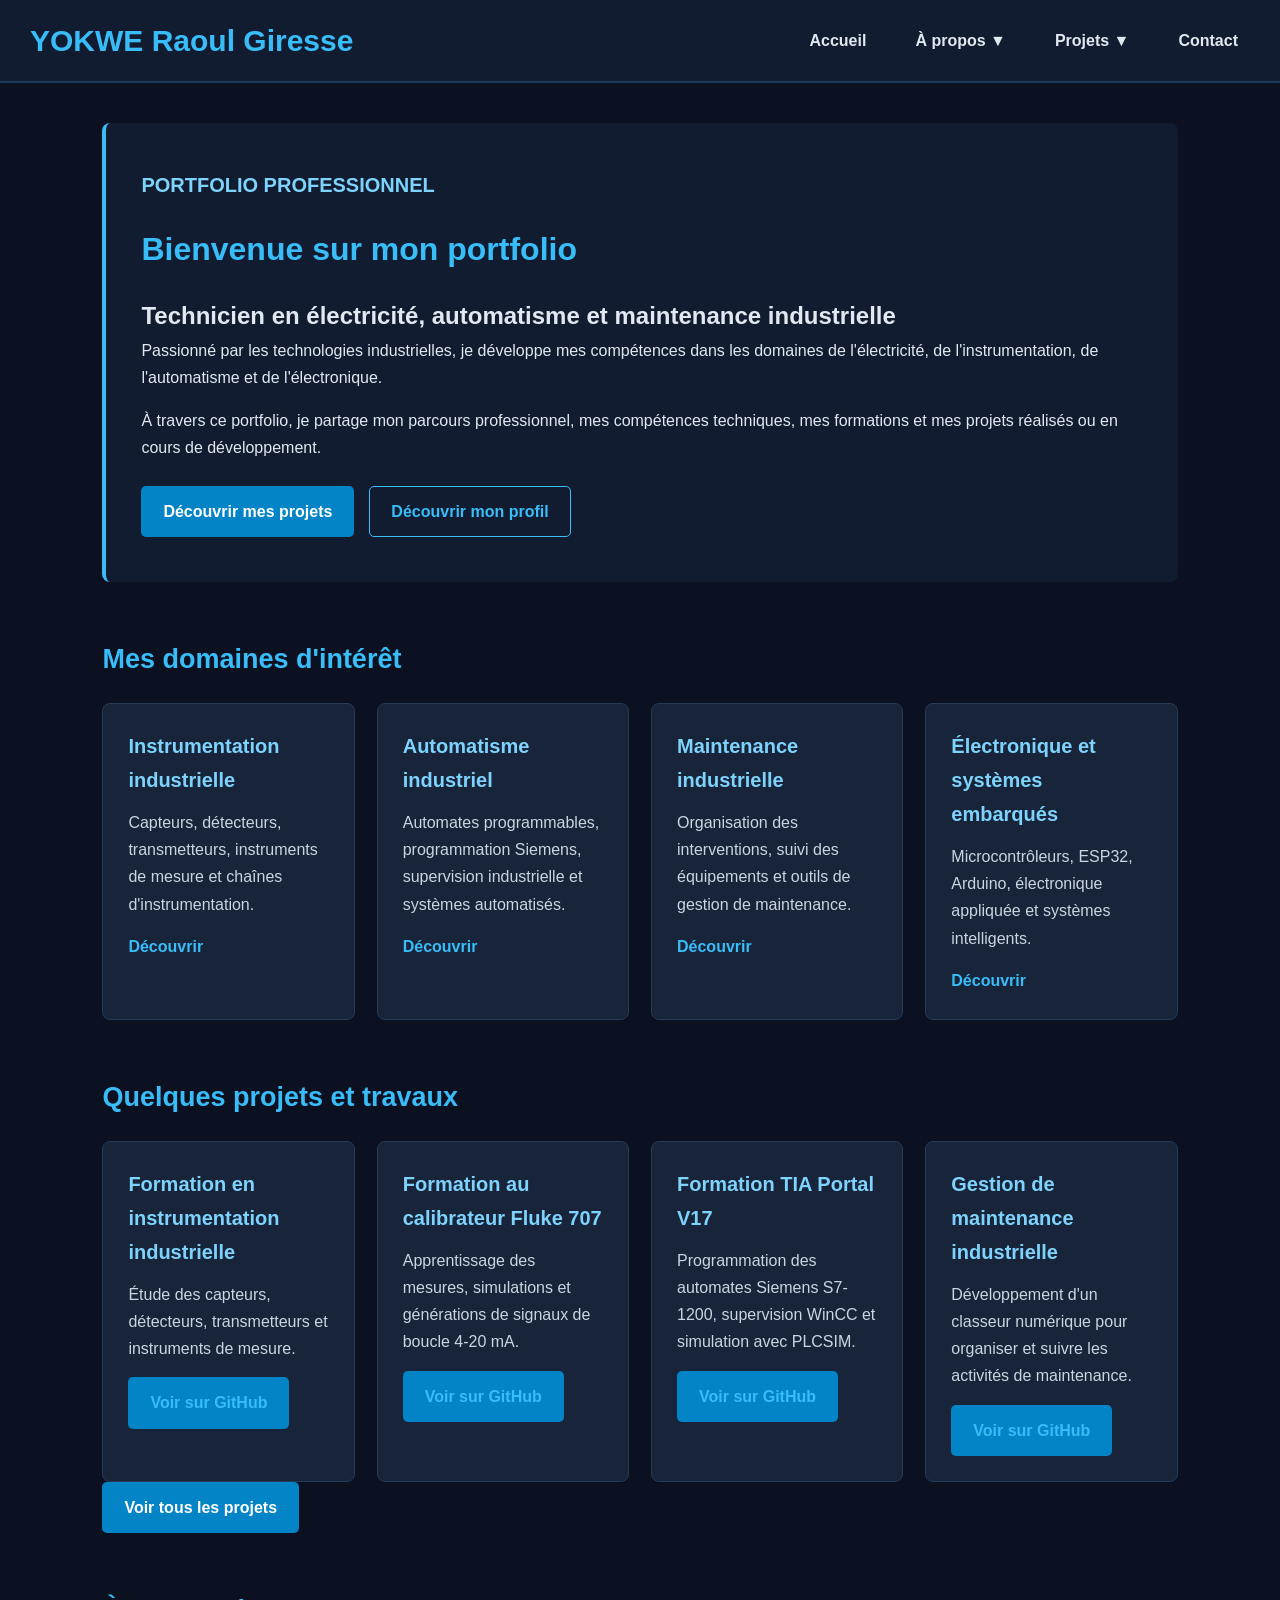
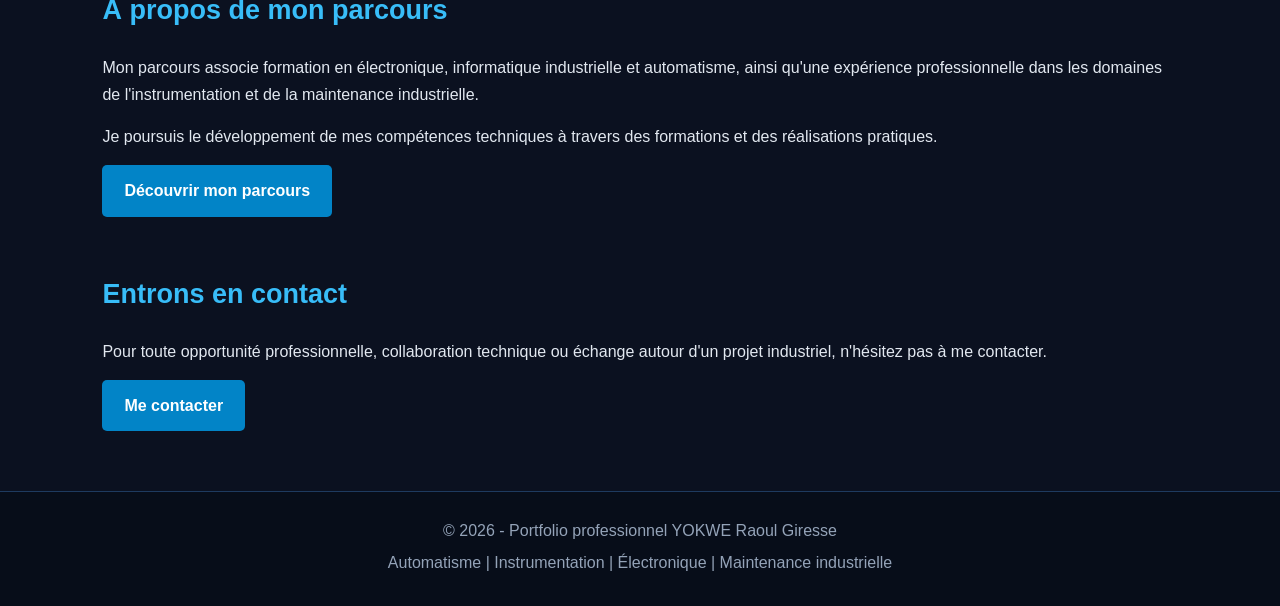
<file: index.html>
<!DOCTYPE html>
<html lang="fr">

<head>
    <meta charset="UTF-8">
    <meta name="viewport" content="width=device-width, initial-scale=1.0">

   <meta name="description" content="Découvrez le portfolio professionnel de YOKWE Raoul Giresse, technicien en électricité, instrumentation, automatisme et maintenance industrielle à Douala, Cameroun. Consultez ses compétences, expériences, formations et projets techniques.">

<title>YOKWE Raoul Giresse | Technicien en Électricité, Instrumentation et Automatisme Industriel</title>

    <link rel="stylesheet" href="style.css">
</head>

<body>

    <!-- EN-TÊTE ET NAVIGATION -->

    <header>

        <h1>YOKWE Raoul Giresse</h1>

        <nav>

            <a href="index.html">Accueil</a>

            <!-- MENU À PROPOS -->

            <div class="menu-deroulant">

                <a href="a-propos/index.html">À propos ▼</a>

                <div class="sous-menu">

                    <a href="a-propos/profil.html">Mon profil</a>

                    <a href="a-propos/experiences.html">
                        Expériences professionnelles
                    </a>

                    <a href="a-propos/formations.html">
                        Formations académiques
                    </a>

                    <a href="a-propos/competences.html">
                        Compétences techniques
                    </a>

                    <a href="a-propos/certifications.html">
                        Certifications
                    </a>

                </div>

            </div>

            <!-- MENU PROJETS -->

            <div class="menu-deroulant">

                <a href="projets/index.html">Projets ▼</a>

                <div class="sous-menu">

                    <a href="projets/instrumentation/index.html">
                        Instrumentation industrielle
                    </a>

                    <a href="projets/automatisme/index.html">
                        Automatisme industriel
                    </a>

                    <a href="projets/maintenance/index.html">
                        Gestion de maintenance
                    </a>

                    <a href="projets/electronique/index.html">
                        Électronique et systèmes embarqués
                    </a>

                </div>

            </div>

            <a href="contact/index.html">Contact</a>

        </nav>

    </header>


    <!-- CONTENU PRINCIPAL -->

    <main>

        <!-- SECTION ACCUEIL -->

      <section id="accueil">

    <p class="sous-titre">PORTFOLIO PROFESSIONNEL</p>

    <h2>Bienvenue sur mon portfolio</h2>

    <h1>
        Technicien en électricité, automatisme
        et maintenance industrielle
    </h1>

    <p>
        Passionné par les technologies industrielles, je développe
        mes compétences dans les domaines de l'électricité,
        de l'instrumentation, de l'automatisme et de l'électronique.
    </p>

    <p>
        À travers ce portfolio, je partage mon parcours professionnel,
        mes compétences techniques, mes formations et mes projets
        réalisés ou en cours de développement.
    </p>

    <div class="actions-accueil">

        <a href="projets/index.html" class="bouton">
            Découvrir mes projets
        </a>

        <a href="a-propos/profil.html" class="bouton bouton-secondaire">
            Découvrir mon profil
        </a>

    </div>

</section>


        <!-- SECTION DOMAINES DE COMPÉTENCES -->

        <section id="domaines">

            <h2>Mes domaines d'intérêt</h2>

            <div class="grille-projets">

                <article class="carte">

                    <h3>Instrumentation industrielle</h3>

                    <p>
                        Capteurs, détecteurs, transmetteurs,
                        instruments de mesure et chaînes
                        d'instrumentation.
                    </p>

                    <a href="projets/instrumentation/index.html">
                        Découvrir
                    </a>

                </article>


                <article class="carte">

                    <h3>Automatisme industriel</h3>

                    <p>
                        Automates programmables, programmation
                        Siemens, supervision industrielle et
                        systèmes automatisés.
                    </p>

                    <a href="projets/automatisme/index.html">
                        Découvrir
                    </a>

                </article>


                <article class="carte">

                    <h3>Maintenance industrielle</h3>

                    <p>
                        Organisation des interventions,
                        suivi des équipements et outils
                        de gestion de maintenance.
                    </p>

                    <a href="projets/maintenance/index.html">
                        Découvrir
                    </a>

                </article>


                <article class="carte">

                    <h3>Électronique et systèmes embarqués</h3>

                    <p>
                        Microcontrôleurs, ESP32, Arduino,
                        électronique appliquée et systèmes
                        intelligents.
                    </p>

                    <a href="projets/electronique/index.html">
                        Découvrir
                    </a>

                </article>

            </div>

        </section>


        <!-- SECTION PROJETS -->

        <section id="projets">

            <h2>Quelques projets et travaux</h2>

            <div class="grille-projets">

                <article class="carte">

                    <h3>Formation en instrumentation industrielle</h3>

                    <p>
                        Étude des capteurs, détecteurs,
                        transmetteurs et instruments de mesure.
                    </p>

                    <a href="https://github.com/Raoul-35/formation-instrumentation-industrielle"
                       target="_blank"
                       rel="noopener noreferrer"
                       class="bouton">
                        Voir sur GitHub
                    </a>

                </article>


                <article class="carte">

                    <h3>Formation au calibrateur Fluke 707</h3>

                    <p>
                        Apprentissage des mesures, simulations
                        et générations de signaux de boucle
                        4-20 mA.
                    </p>

                    <a href="https://github.com/Raoul-35/formation-calibrateur-fluke-707"
                       target="_blank"
                       rel="noopener noreferrer"
                       class="bouton">
                        Voir sur GitHub
                    </a>

                </article>


                <article class="carte">

                    <h3>Formation TIA Portal V17</h3>

                    <p>
                        Programmation des automates Siemens
                        S7-1200, supervision WinCC et simulation
                        avec PLCSIM.
                    </p>

                    <a href="https://github.com/Raoul-35/formation-tia-portal-v17"
                       target="_blank"
                       rel="noopener noreferrer"
                       class="bouton">
                        Voir sur GitHub
                    </a>

                </article>


                <article class="carte">

                    <h3>Gestion de maintenance industrielle</h3>

                    <p>
                        Développement d'un classeur numérique
                        pour organiser et suivre les activités
                        de maintenance.
                    </p>

                    <a href="https://github.com/Raoul-35/Gestion-maintenance-industrielle"
                       target="_blank"
                       rel="noopener noreferrer"
                       class="bouton">
                        Voir sur GitHub
                    </a>

                </article>

            </div>

            <p>
                <a href="projets/index.html" class="bouton">
                    Voir tous les projets
                </a>
            </p>

        </section>


        <!-- SECTION À PROPOS -->

        <section id="apropos">

            <h2>À propos de mon parcours</h2>

            <p>
                Mon parcours associe formation en électronique,
                informatique industrielle et automatisme,
                ainsi qu'une expérience professionnelle dans
                les domaines de l'instrumentation et de la
                maintenance industrielle.
            </p>

            <p>
                Je poursuis le développement de mes compétences
                techniques à travers des formations et des
                réalisations pratiques.
            </p>

            <a href="a-propos/index.html" class="bouton">
                Découvrir mon parcours
            </a>

        </section>


        <!-- SECTION CONTACT -->

        <section id="contact">

            <h2>Entrons en contact</h2>

            <p>
                Pour toute opportunité professionnelle,
                collaboration technique ou échange autour
                d'un projet industriel, n'hésitez pas
                à me contacter.
            </p>

            <a href="contact/index.html" class="bouton">
                Me contacter
            </a>

        </section>

    </main>


    <!-- PIED DE PAGE -->

    <footer>

        <p>
            © 2026 - Portfolio professionnel YOKWE Raoul Giresse
        </p>

        <p>
            Automatisme | Instrumentation |
            Électronique | Maintenance industrielle
        </p>

    </footer>

</body>

</html>
</file>
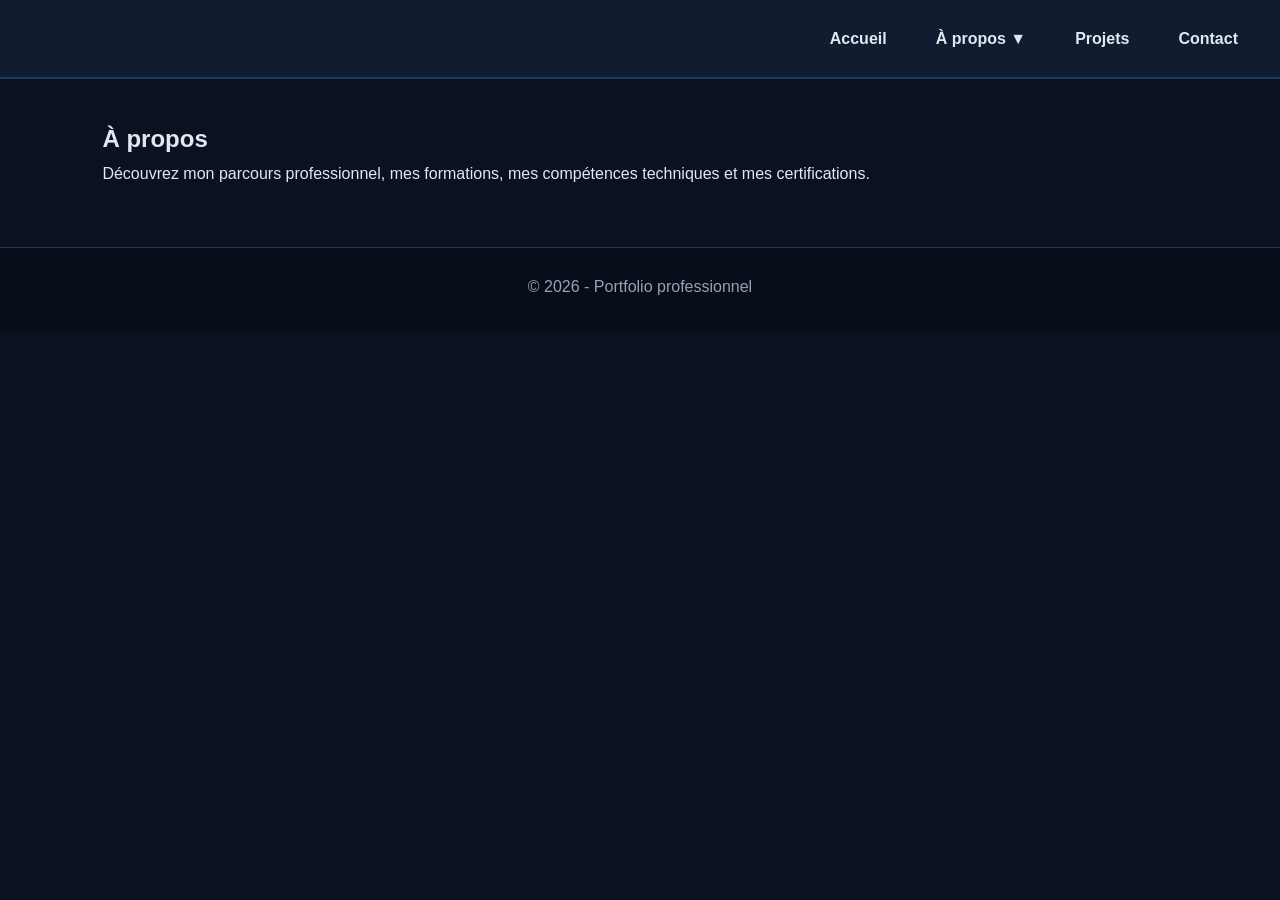
<file: a-propos/index.html>
<!DOCTYPE html>
<html lang="fr">

<head>
    <meta charset="UTF-8">
    <meta name="viewport" content="width=device-width, initial-scale=1.0">
    <title>À propos | Portfolio professionnel</title>
    <link rel="stylesheet" href="../style.css">
</head>

<body>

    <header>
        <nav>

            <a href="../index.html">Accueil</a>

            <div class="menu-deroulant">
                <a href="index.html">À propos ▼</a>

                <div class="sous-menu">
                    <a href="profil.html">Mon profil</a>
                    <a href="experiences.html">Expériences professionnelles</a>
                    <a href="formations.html">Formations académiques</a>
                    <a href="competences.html">Compétences techniques</a>
                    <a href="certifications.html">Certifications</a>
                </div>
            </div>

            <a href="../projets/index.html">Projets</a>

            <a href="../contact/index.html">Contact</a>

        </nav>
    </header>

    <main>

        <section>
            <h1>À propos</h1>

            <p>
                Découvrez mon parcours professionnel, mes formations,
                mes compétences techniques et mes certifications.
            </p>
        </section>

    </main>

    <footer>
        <p>&copy; 2026 - Portfolio professionnel</p>
    </footer>

</body>
</html>
</file>
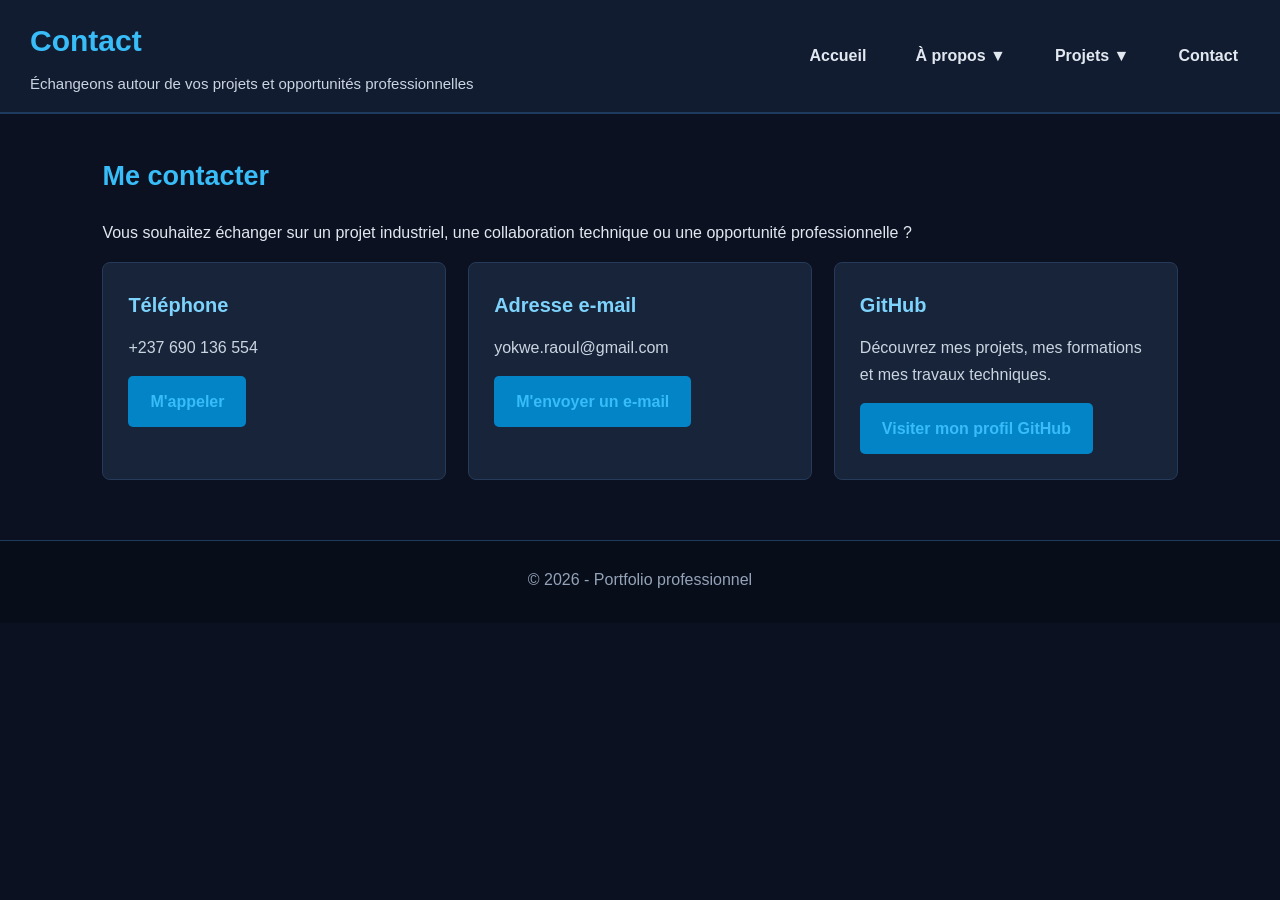
<file: contact/index.html>
<!DOCTYPE html>
<html lang="fr">

<head>
    <meta charset="UTF-8">
    <meta name="viewport" content="width=device-width, initial-scale=1.0">
    <title>Contact | Portfolio</title>
    <link rel="stylesheet" href="../style.css">
</head>

<body>

    <header>
        <h1>Contact</h1>
        <p>Échangeons autour de vos projets et opportunités professionnelles</p>

      <nav>

    <a href="../index.html">Accueil</a>

    <div class="menu-deroulant">
        <a href="../a-propos/index.html">À propos ▼</a>

        <div class="sous-menu">
            <a href="../a-propos/profil.html">Mon profil</a>
            <a href="../a-propos/experiences.html">Expériences professionnelles</a>
            <a href="../a-propos/formations.html">Formations académiques</a>
            <a href="../a-propos/competences.html">Compétences techniques</a>
            <a href="../a-propos/certifications.html">Certifications</a>
        </div>
    </div>

    <div class="menu-deroulant">
        <a href="../projets/index.html">Projets ▼</a>

        <div class="sous-menu">
            <a href="../projets/instrumentation/index.html">Instrumentation industrielle</a>
            <a href="../projets/automatisme/index.html">Automatisme industriel</a>
            <a href="../projets/maintenance/index.html">Gestion de maintenance</a>
            <a href="../projets/electronique/index.html">Électronique et systèmes embarqués</a>
        </div>
    </div>

    <a href="index.html">Contact</a>

</nav>
    </header>

    <main>

        <section>
            <h2>Me contacter</h2>

            <p>
                Vous souhaitez échanger sur un projet industriel,
                une collaboration technique ou une opportunité
                professionnelle ?
            </p>

            <div class="grille-projets">

                <article class="carte">
                    <h3>Téléphone</h3>

                    <p>+237 690 136 554</p>

                    <a href="tel:+237690136554" class="bouton">
                        M'appeler
                    </a>
                </article>

                <article class="carte">
                    <h3>Adresse e-mail</h3>

                    <p>yokwe.raoul@gmail.com</p>

                    <a href="mailto:yokwe.raoul@gmail.com"
                       class="bouton">
                        M'envoyer un e-mail
                    </a>
                </article>

                <article class="carte">
                    <h3>GitHub</h3>

                    <p>
                        Découvrez mes projets, mes formations
                        et mes travaux techniques.
                    </p>

                    <a href="https://github.com/Raoul-35"
                       class="bouton"
                       target="_blank"
                       rel="noopener noreferrer">
                        Visiter mon profil GitHub
                    </a>
                </article>

            </div>

        </section>

    </main>

    <footer>
        <p>© 2026 - Portfolio professionnel</p>
    </footer>

</body>
</html>
</file>
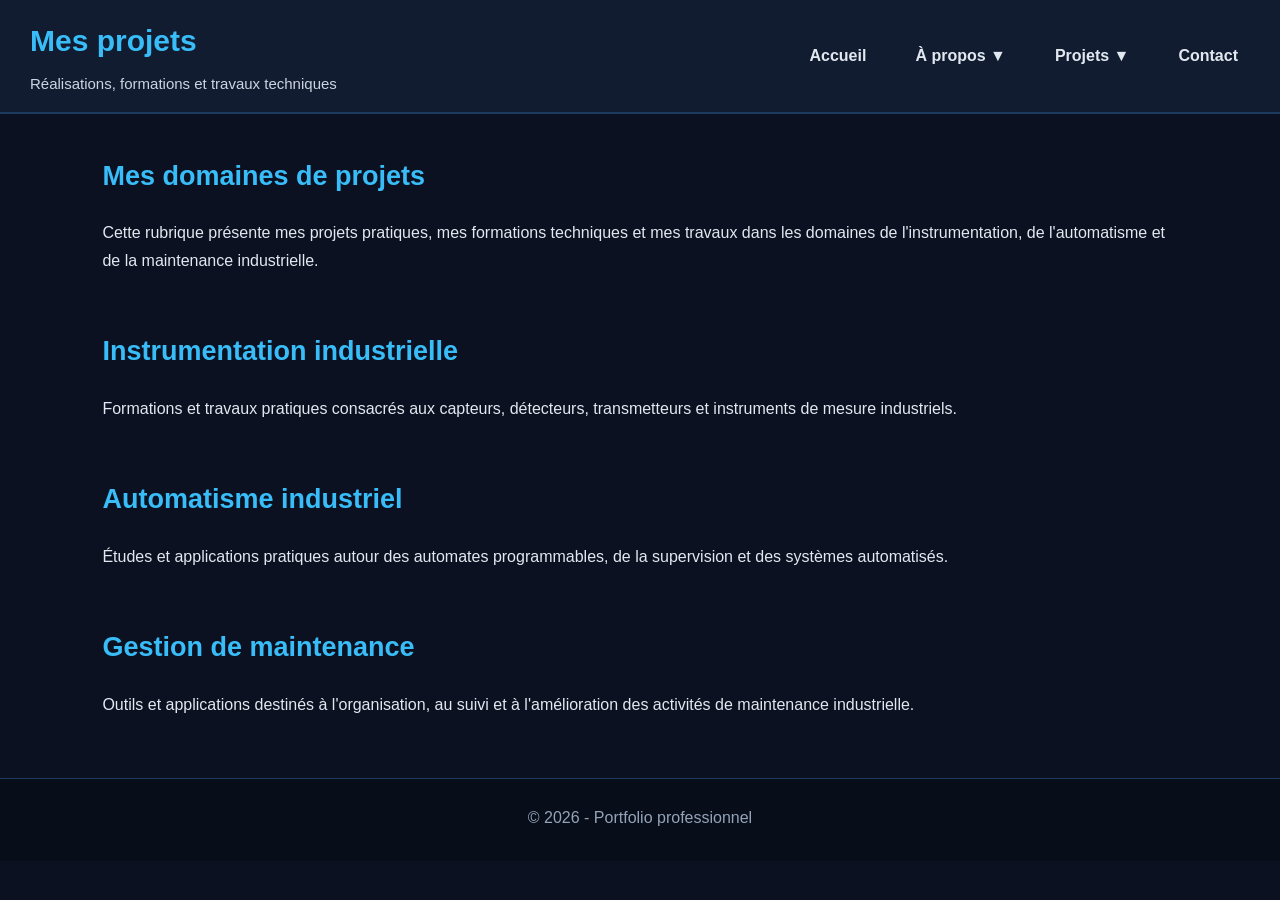
<file: projets/index.html>
<!DOCTYPE html>
<html lang="fr">

<head>
    <meta charset="UTF-8">
    <meta name="viewport" content="width=device-width, initial-scale=1.0">
    <title>Mes projets | Portfolio</title>
    <link rel="stylesheet" href="../style.css">
</head>

<body>

    <header>
        <h1>Mes projets</h1>
        <p>Réalisations, formations et travaux techniques</p>

        <nav>

    <a href="../index.html">Accueil</a>

    <div class="menu-deroulant">
        <a href="../a-propos/index.html">À propos ▼</a>

        <div class="sous-menu">
            <a href="../a-propos/profil.html">Mon profil</a>
            <a href="../a-propos/experiences.html">Expériences professionnelles</a>
            <a href="../a-propos/formations.html">Formations académiques</a>
            <a href="../a-propos/competences.html">Compétences techniques</a>
            <a href="../a-propos/certifications.html">Certifications</a>
        </div>
    </div>

    <div class="menu-deroulant">
        <a href="index.html">Projets ▼</a>

        <div class="sous-menu">
            <a href="instrumentation/index.html">Instrumentation industrielle</a>
            <a href="automatisme/index.html">Automatisme industriel</a>
            <a href="maintenance/index.html">Gestion de maintenance</a>
            <a href="electronique/index.html">Électronique et systèmes embarqués</a>
        </div>
    </div>

    <a href="../contact/index.html">Contact</a>

</nav>
    </header>

    <main>

        <section>
            <h2>Mes domaines de projets</h2>

            <p>
                Cette rubrique présente mes projets pratiques,
                mes formations techniques et mes travaux dans
                les domaines de l'instrumentation, de l'automatisme
                et de la maintenance industrielle.
            </p>
        </section>

        <section>
            <h2>Instrumentation industrielle</h2>
            <p>
                Formations et travaux pratiques consacrés aux
                capteurs, détecteurs, transmetteurs et instruments
                de mesure industriels.
            </p>
        </section>

        <section>
            <h2>Automatisme industriel</h2>
            <p>
                Études et applications pratiques autour des automates
                programmables, de la supervision et des systèmes
                automatisés.
            </p>
        </section>

        <section>
            <h2>Gestion de maintenance</h2>
            <p>
                Outils et applications destinés à l'organisation,
                au suivi et à l'amélioration des activités de
                maintenance industrielle.
            </p>
        </section>

    </main>

    <footer>
        <p>© 2026 - Portfolio professionnel</p>
    </footer>

</body>
</html>
</file>
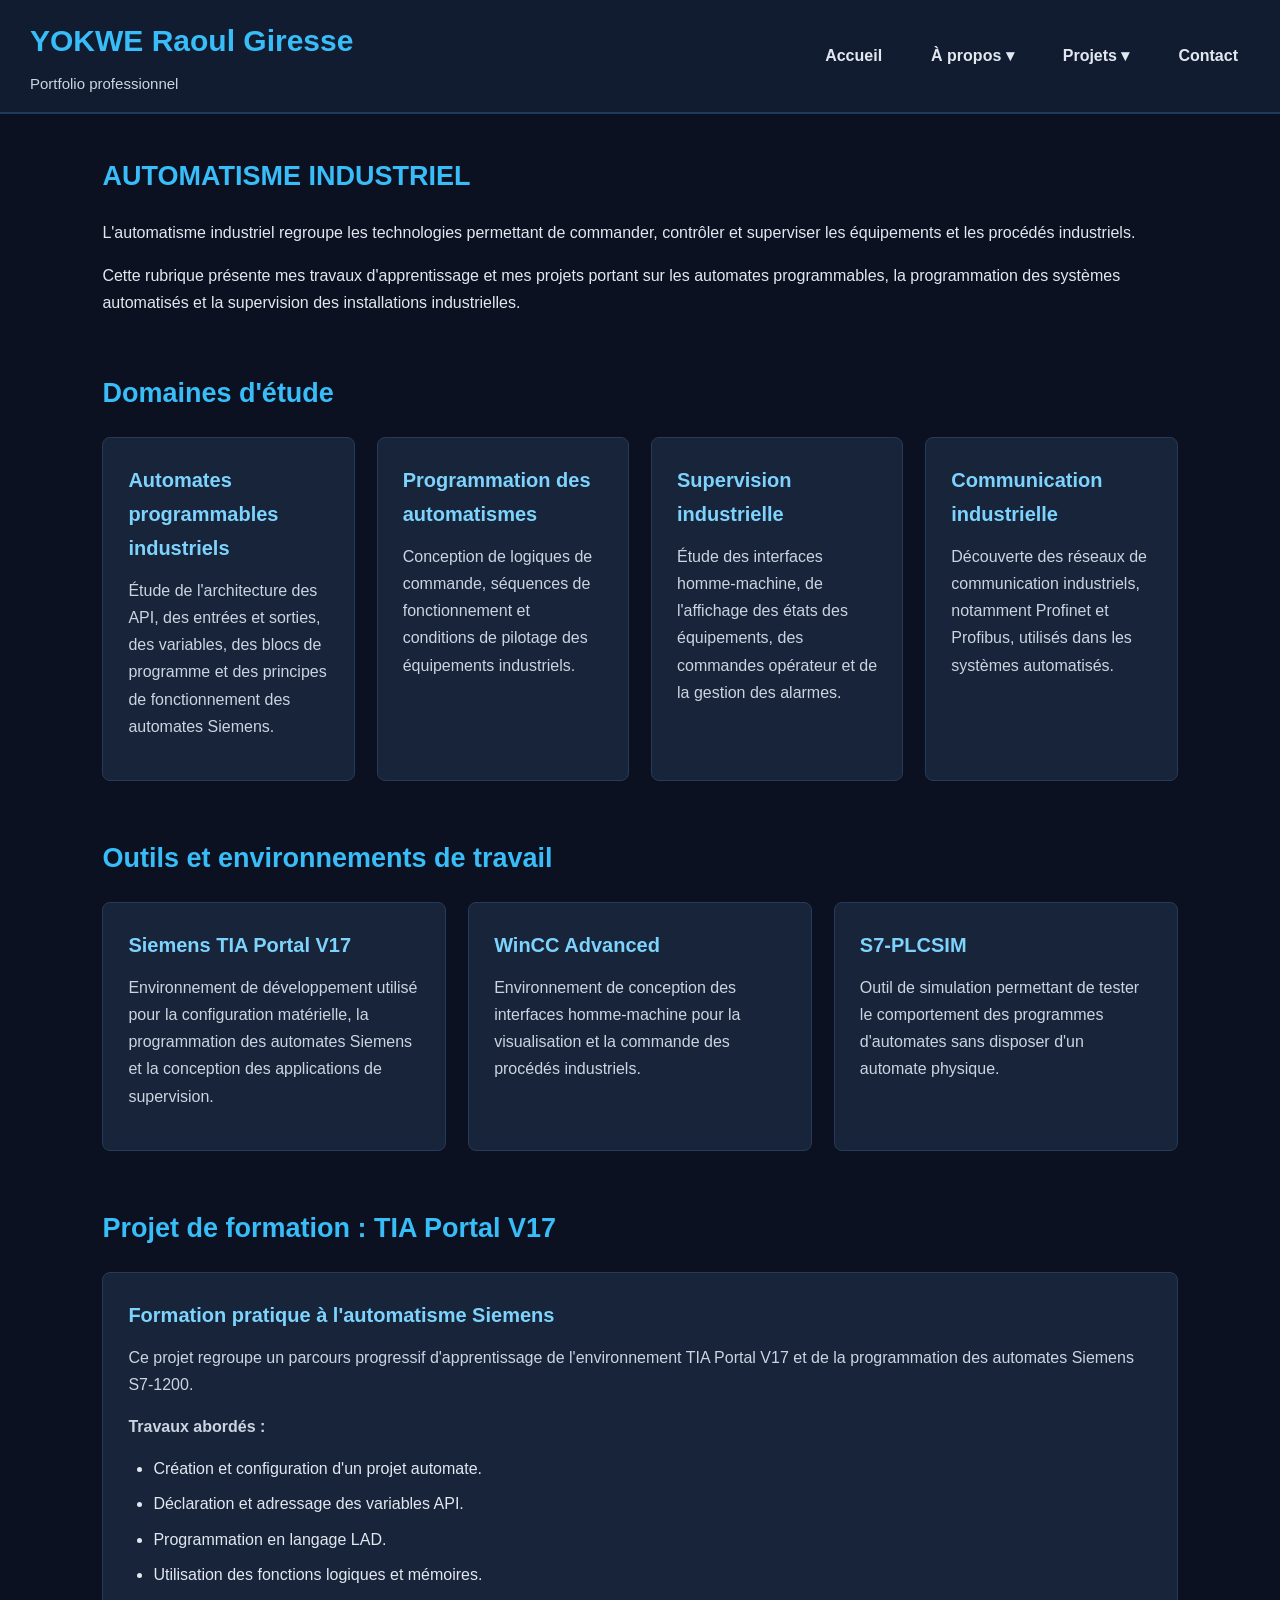
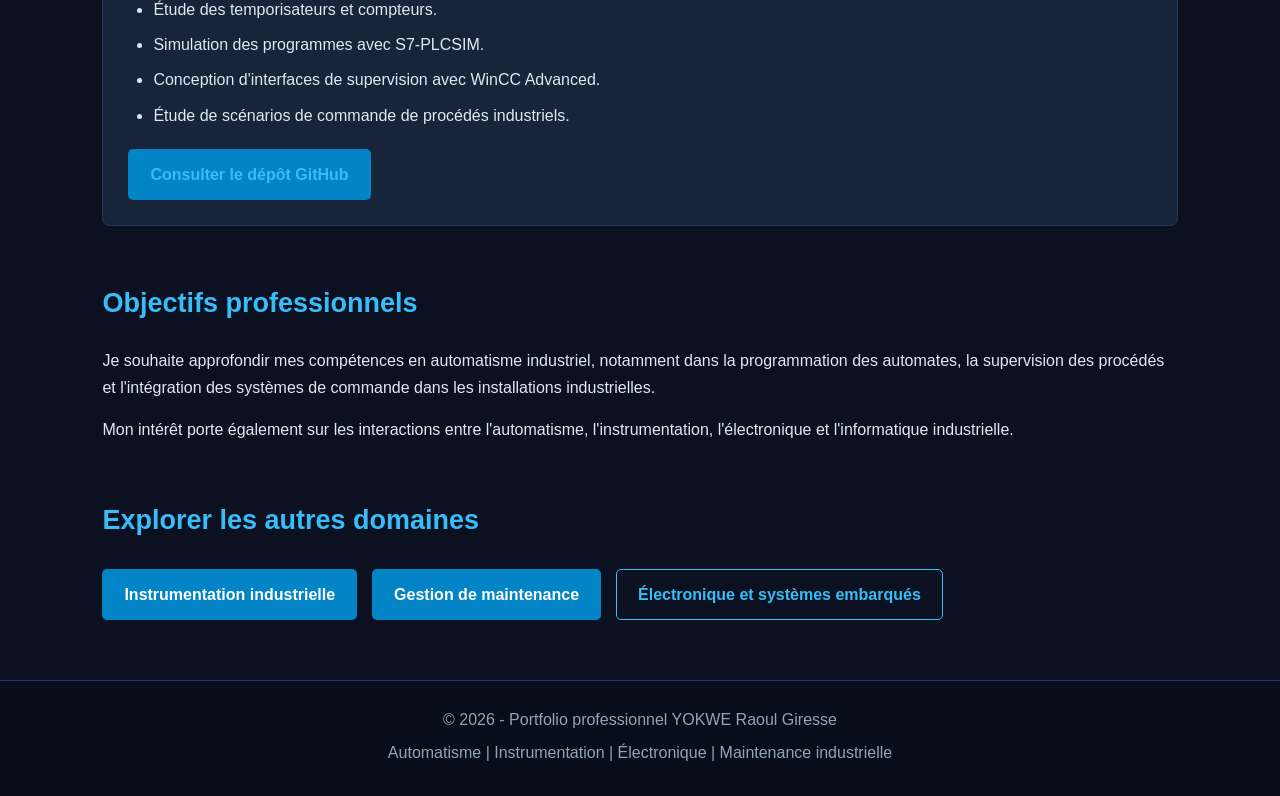
<file: projets/automatisme/index.html>
<!DOCTYPE html>
<html lang="fr">

<head>
    <meta charset="UTF-8">
    <meta name="viewport" content="width=device-width, initial-scale=1.0">

    <meta name="description" content="Projets et formations en automatisme industriel : automates Siemens, TIA Portal V17, programmation LAD, WinCC et simulation.">

    <title>Automatisme industriel | Portfolio professionnel</title>

    <link rel="stylesheet" href="../../style.css">
</head>

<body>

<header>

    <h1>YOKWE Raoul Giresse</h1>
    <p>Portfolio professionnel</p>

    <nav>

        <a href="../../index.html">Accueil</a>

        <div class="menu-deroulant">
            <a href="../../a-propos/index.html">À propos ▾</a>

            <div class="sous-menu">
                <a href="../../a-propos/profil.html">Mon profil</a>
                <a href="../../a-propos/experiences.html">Expériences professionnelles</a>
                <a href="../../a-propos/formations.html">Formations académiques</a>
                <a href="../../a-propos/competences.html">Compétences techniques</a>
                <a href="../../a-propos/certifications.html">Certifications</a>
            </div>
        </div>

        <div class="menu-deroulant">
            <a href="../index.html">Projets ▾</a>

            <div class="sous-menu">
                <a href="../instrumentation/index.html">Instrumentation industrielle</a>
                <a href="index.html">Automatisme industriel</a>
                <a href="../maintenance/index.html">Gestion de maintenance</a>
                <a href="../electronique/index.html">Électronique et systèmes embarqués</a>
            </div>
        </div>

        <a href="../../contact/index.html">Contact</a>

    </nav>

</header>

<main>

    <section>

        <h2>AUTOMATISME INDUSTRIEL</h2>

        <p>
            L'automatisme industriel regroupe les technologies permettant
            de commander, contrôler et superviser les équipements et
            les procédés industriels.
        </p>

        <p>
            Cette rubrique présente mes travaux d'apprentissage et
            mes projets portant sur les automates programmables,
            la programmation des systèmes automatisés et la supervision
            des installations industrielles.
        </p>

    </section>

    <section>

        <h2>Domaines d'étude</h2>

        <div class="grille-projets">

            <div class="carte">
                <h3>Automates programmables industriels</h3>

                <p>
                    Étude de l'architecture des API, des entrées et sorties,
                    des variables, des blocs de programme et des principes
                    de fonctionnement des automates Siemens.
                </p>
            </div>

            <div class="carte">
                <h3>Programmation des automatismes</h3>

                <p>
                    Conception de logiques de commande, séquences
                    de fonctionnement et conditions de pilotage
                    des équipements industriels.
                </p>
            </div>

            <div class="carte">
                <h3>Supervision industrielle</h3>

                <p>
                    Étude des interfaces homme-machine, de l'affichage
                    des états des équipements, des commandes opérateur
                    et de la gestion des alarmes.
                </p>
            </div>

            <div class="carte">
                <h3>Communication industrielle</h3>

                <p>
                    Découverte des réseaux de communication industriels,
                    notamment Profinet et Profibus, utilisés dans
                    les systèmes automatisés.
                </p>
            </div>

        </div>

    </section>

    <section>

        <h2>Outils et environnements de travail</h2>

        <div class="grille-projets">

            <div class="carte">
                <h3>Siemens TIA Portal V17</h3>

                <p>
                    Environnement de développement utilisé pour
                    la configuration matérielle, la programmation
                    des automates Siemens et la conception
                    des applications de supervision.
                </p>
            </div>

            <div class="carte">
                <h3>WinCC Advanced</h3>

                <p>
                    Environnement de conception des interfaces
                    homme-machine pour la visualisation et
                    la commande des procédés industriels.
                </p>
            </div>

            <div class="carte">
                <h3>S7-PLCSIM</h3>

                <p>
                    Outil de simulation permettant de tester
                    le comportement des programmes d'automates
                    sans disposer d'un automate physique.
                </p>
            </div>

        </div>

    </section>

    <section>

        <h2>Projet de formation : TIA Portal V17</h2>

        <div class="carte">

            <h3>Formation pratique à l'automatisme Siemens</h3>

            <p>
                Ce projet regroupe un parcours progressif d'apprentissage
                de l'environnement TIA Portal V17 et de la programmation
                des automates Siemens S7-1200.
            </p>

            <p><strong>Travaux abordés :</strong></p>

            <ul>
                <li>Création et configuration d'un projet automate.</li>
                <li>Déclaration et adressage des variables API.</li>
                <li>Programmation en langage LAD.</li>
                <li>Utilisation des fonctions logiques et mémoires.</li>
                <li>Étude des temporisateurs et compteurs.</li>
                <li>Simulation des programmes avec S7-PLCSIM.</li>
                <li>Conception d'interfaces de supervision avec WinCC Advanced.</li>
                <li>Étude de scénarios de commande de procédés industriels.</li>
            </ul>

            <a href="https://github.com/Raoul-35/formation-tia-portal-v17"
               class="bouton"
               target="_blank"
               rel="noopener noreferrer">
                Consulter le dépôt GitHub
            </a>

        </div>

    </section>

    <section>

        <h2>Objectifs professionnels</h2>

        <p>
            Je souhaite approfondir mes compétences en automatisme
            industriel, notamment dans la programmation des automates,
            la supervision des procédés et l'intégration des systèmes
            de commande dans les installations industrielles.
        </p>

        <p>
            Mon intérêt porte également sur les interactions entre
            l'automatisme, l'instrumentation, l'électronique et
            l'informatique industrielle.
        </p>

    </section>

    <section>

        <h2>Explorer les autres domaines</h2>

        <div class="actions-accueil">

            <a href="../instrumentation/index.html" class="bouton">
                Instrumentation industrielle
            </a>

            <a href="../maintenance/index.html" class="bouton">
                Gestion de maintenance
            </a>

            <a href="../electronique/index.html" class="bouton bouton-secondaire">
                Électronique et systèmes embarqués
            </a>

        </div>

    </section>

</main>

<footer>

    <p>© 2026 - Portfolio professionnel YOKWE Raoul Giresse</p>

    <p>Automatisme | Instrumentation | Électronique | Maintenance industrielle</p>

</footer>

</body>
</html>
</file>
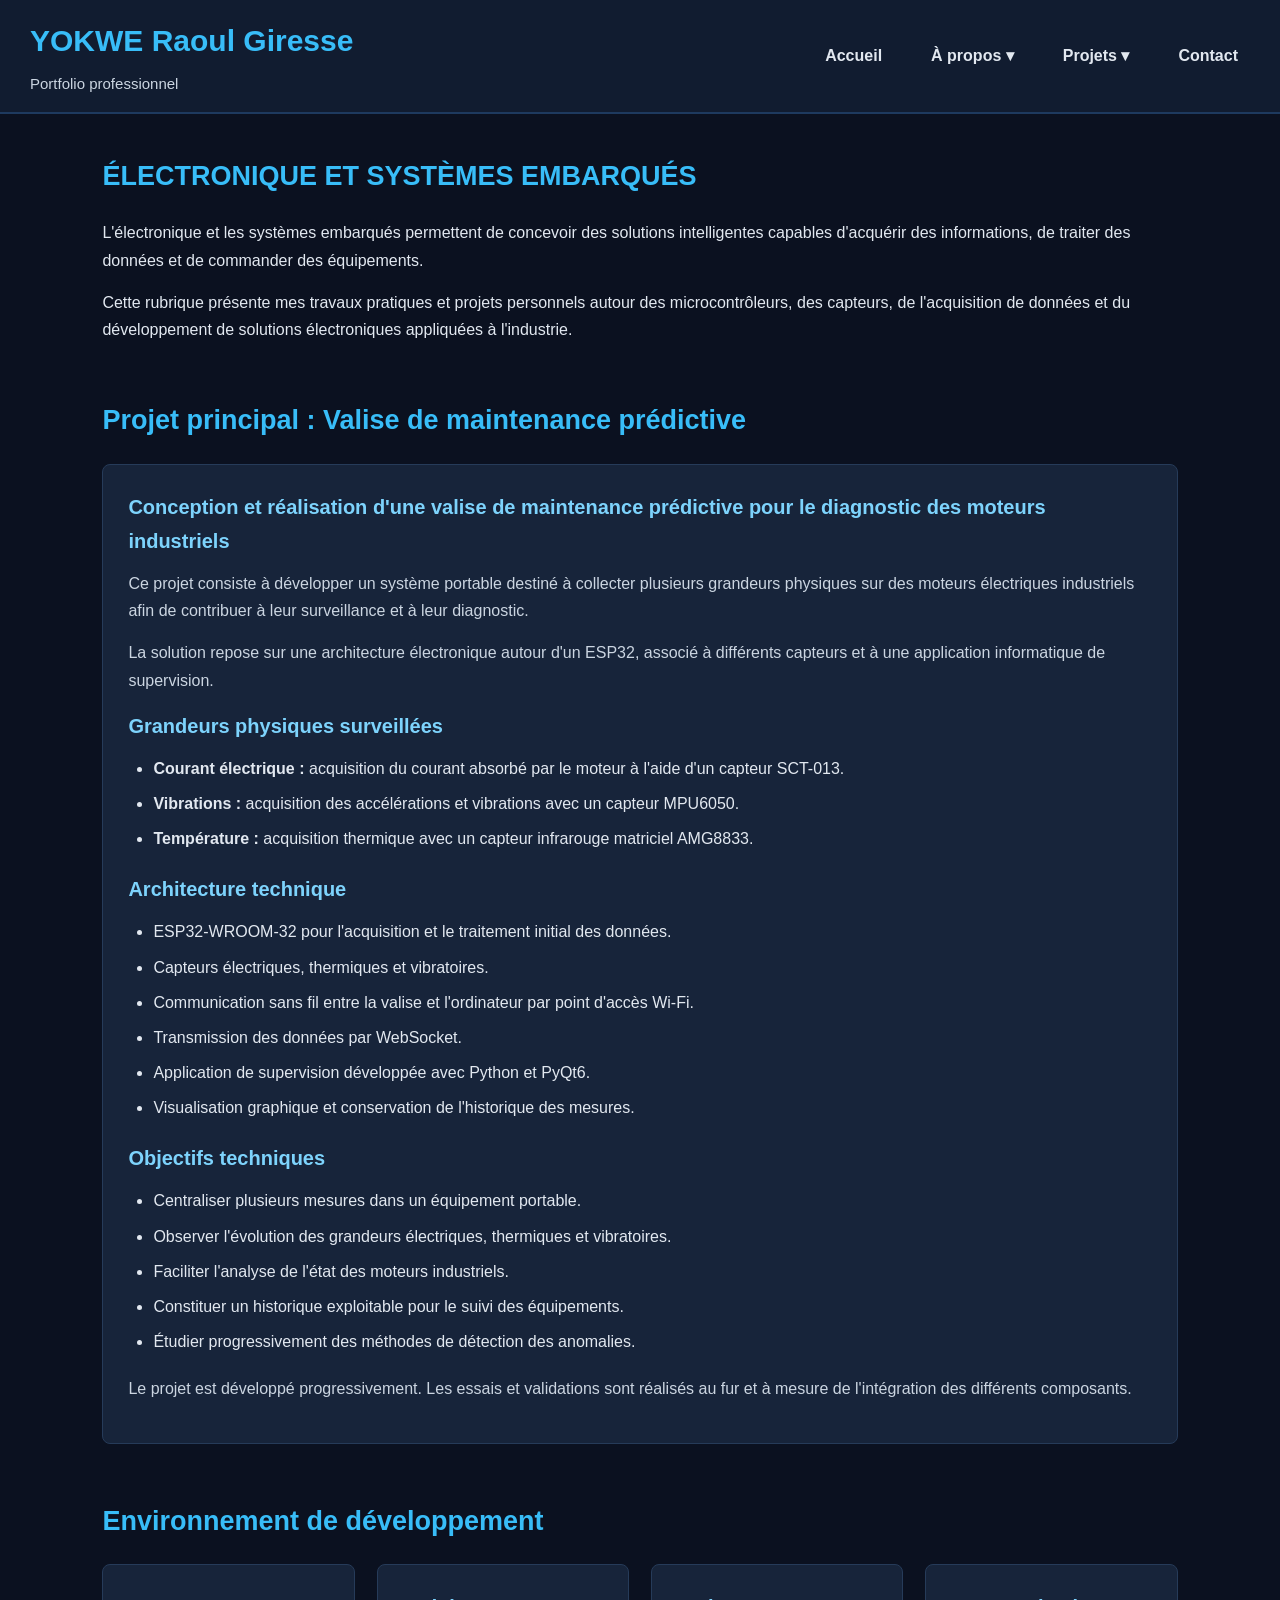
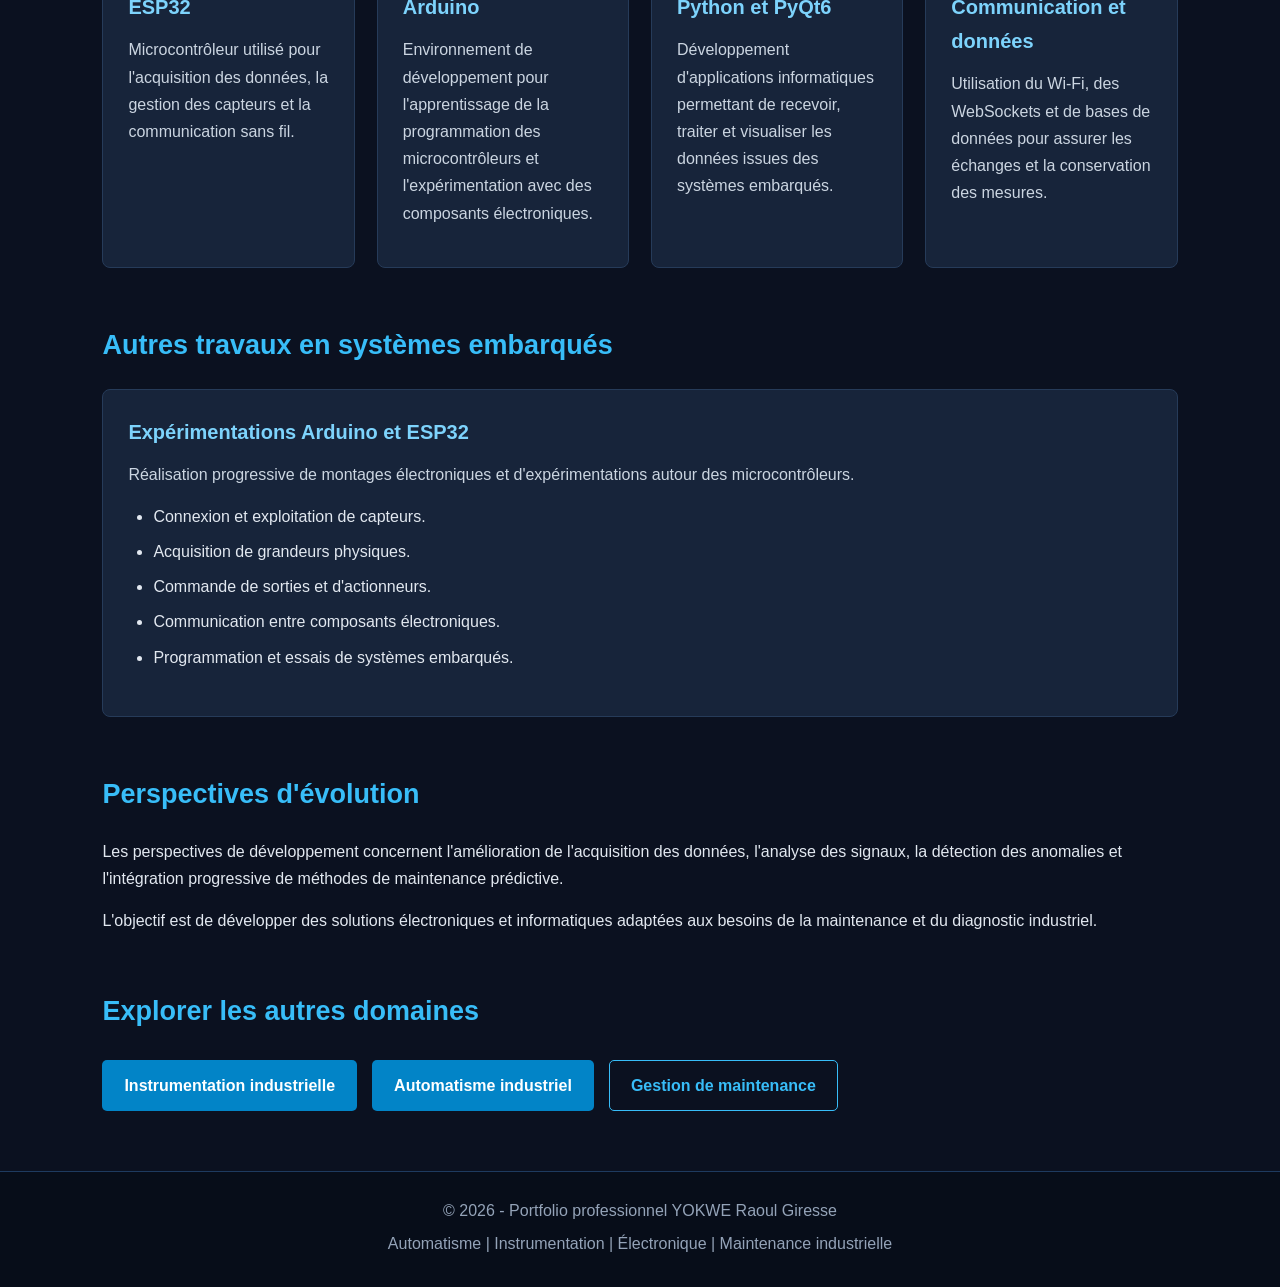
<file: projets/electronique/index.html>
<!DOCTYPE html>
<html lang="fr">

<head>
    <meta charset="UTF-8">
    <meta name="viewport" content="width=device-width, initial-scale=1.0">

    <meta name="description" content="Projets en électronique et systèmes embarqués : valise de maintenance prédictive, ESP32, Arduino, acquisition de données et supervision.">

    <title>Électronique et systèmes embarqués | Portfolio professionnel</title>

    <link rel="stylesheet" href="../../style.css">
</head>

<body>

<header>

    <h1>YOKWE Raoul Giresse</h1>
    <p>Portfolio professionnel</p>

    <nav>

        <a href="../../index.html">Accueil</a>

        <div class="menu-deroulant">
            <a href="../../a-propos/index.html">À propos ▾</a>

            <div class="sous-menu">
                <a href="../../a-propos/profil.html">Mon profil</a>
                <a href="../../a-propos/experiences.html">Expériences professionnelles</a>
                <a href="../../a-propos/formations.html">Formations académiques</a>
                <a href="../../a-propos/competences.html">Compétences techniques</a>
                <a href="../../a-propos/certifications.html">Certifications</a>
            </div>
        </div>

        <div class="menu-deroulant">
            <a href="../index.html">Projets ▾</a>

            <div class="sous-menu">
                <a href="../instrumentation/index.html">Instrumentation industrielle</a>
                <a href="../automatisme/index.html">Automatisme industriel</a>
                <a href="../maintenance/index.html">Gestion de maintenance</a>
                <a href="index.html">Électronique et systèmes embarqués</a>
            </div>
        </div>

        <a href="../../contact/index.html">Contact</a>

    </nav>

</header>

<main>

    <section>

        <h2>ÉLECTRONIQUE ET SYSTÈMES EMBARQUÉS</h2>

        <p>
            L'électronique et les systèmes embarqués permettent
            de concevoir des solutions intelligentes capables
            d'acquérir des informations, de traiter des données
            et de commander des équipements.
        </p>

        <p>
            Cette rubrique présente mes travaux pratiques et projets
            personnels autour des microcontrôleurs, des capteurs,
            de l'acquisition de données et du développement
            de solutions électroniques appliquées à l'industrie.
        </p>

    </section>

    <section>

        <h2>Projet principal : Valise de maintenance prédictive</h2>

        <div class="carte">

            <h3>Conception et réalisation d'une valise de maintenance prédictive pour le diagnostic des moteurs industriels</h3>

            <p>
                Ce projet consiste à développer un système portable
                destiné à collecter plusieurs grandeurs physiques
                sur des moteurs électriques industriels afin de
                contribuer à leur surveillance et à leur diagnostic.
            </p>

            <p>
                La solution repose sur une architecture électronique
                autour d'un ESP32, associé à différents capteurs
                et à une application informatique de supervision.
            </p>

            <h3>Grandeurs physiques surveillées</h3>

            <ul>
                <li><strong>Courant électrique :</strong> acquisition du courant absorbé par le moteur à l'aide d'un capteur SCT-013.</li>
                <li><strong>Vibrations :</strong> acquisition des accélérations et vibrations avec un capteur MPU6050.</li>
                <li><strong>Température :</strong> acquisition thermique avec un capteur infrarouge matriciel AMG8833.</li>
            </ul>

            <h3>Architecture technique</h3>

            <ul>
                <li>ESP32-WROOM-32 pour l'acquisition et le traitement initial des données.</li>
                <li>Capteurs électriques, thermiques et vibratoires.</li>
                <li>Communication sans fil entre la valise et l'ordinateur par point d'accès Wi-Fi.</li>
                <li>Transmission des données par WebSocket.</li>
                <li>Application de supervision développée avec Python et PyQt6.</li>
                <li>Visualisation graphique et conservation de l'historique des mesures.</li>
            </ul>

            <h3>Objectifs techniques</h3>

            <ul>
                <li>Centraliser plusieurs mesures dans un équipement portable.</li>
                <li>Observer l'évolution des grandeurs électriques, thermiques et vibratoires.</li>
                <li>Faciliter l'analyse de l'état des moteurs industriels.</li>
                <li>Constituer un historique exploitable pour le suivi des équipements.</li>
                <li>Étudier progressivement des méthodes de détection des anomalies.</li>
            </ul>

            <p>
                Le projet est développé progressivement. Les essais
                et validations sont réalisés au fur et à mesure
                de l'intégration des différents composants.
            </p>

        </div>

    </section>

    <section>

        <h2>Environnement de développement</h2>

        <div class="grille-projets">

            <div class="carte">
                <h3>ESP32</h3>

                <p>
                    Microcontrôleur utilisé pour l'acquisition
                    des données, la gestion des capteurs
                    et la communication sans fil.
                </p>
            </div>

            <div class="carte">
                <h3>Arduino</h3>

                <p>
                    Environnement de développement pour
                    l'apprentissage de la programmation
                    des microcontrôleurs et l'expérimentation
                    avec des composants électroniques.
                </p>
            </div>

            <div class="carte">
                <h3>Python et PyQt6</h3>

                <p>
                    Développement d'applications informatiques
                    permettant de recevoir, traiter et visualiser
                    les données issues des systèmes embarqués.
                </p>
            </div>

            <div class="carte">
                <h3>Communication et données</h3>

                <p>
                    Utilisation du Wi-Fi, des WebSockets
                    et de bases de données pour assurer
                    les échanges et la conservation des mesures.
                </p>
            </div>

        </div>

    </section>

    <section>

        <h2>Autres travaux en systèmes embarqués</h2>

        <div class="carte">

            <h3>Expérimentations Arduino et ESP32</h3>

            <p>
                Réalisation progressive de montages électroniques
                et d'expérimentations autour des microcontrôleurs.
            </p>

            <ul>
                <li>Connexion et exploitation de capteurs.</li>
                <li>Acquisition de grandeurs physiques.</li>
                <li>Commande de sorties et d'actionneurs.</li>
                <li>Communication entre composants électroniques.</li>
                <li>Programmation et essais de systèmes embarqués.</li>
            </ul>

        </div>

    </section>

    <section>

        <h2>Perspectives d'évolution</h2>

        <p>
            Les perspectives de développement concernent
            l'amélioration de l'acquisition des données,
            l'analyse des signaux, la détection des anomalies
            et l'intégration progressive de méthodes de
            maintenance prédictive.
        </p>

        <p>
            L'objectif est de développer des solutions
            électroniques et informatiques adaptées aux besoins
            de la maintenance et du diagnostic industriel.
        </p>

    </section>

    <section>

        <h2>Explorer les autres domaines</h2>

        <div class="actions-accueil">

            <a href="../instrumentation/index.html" class="bouton">
                Instrumentation industrielle
            </a>

            <a href="../automatisme/index.html" class="bouton">
                Automatisme industriel
            </a>

            <a href="../maintenance/index.html" class="bouton bouton-secondaire">
                Gestion de maintenance
            </a>

        </div>

    </section>

</main>

<footer>

    <p>© 2026 - Portfolio professionnel YOKWE Raoul Giresse</p>

    <p>Automatisme | Instrumentation | Électronique | Maintenance industrielle</p>

</footer>

</body>
</html>
</file>
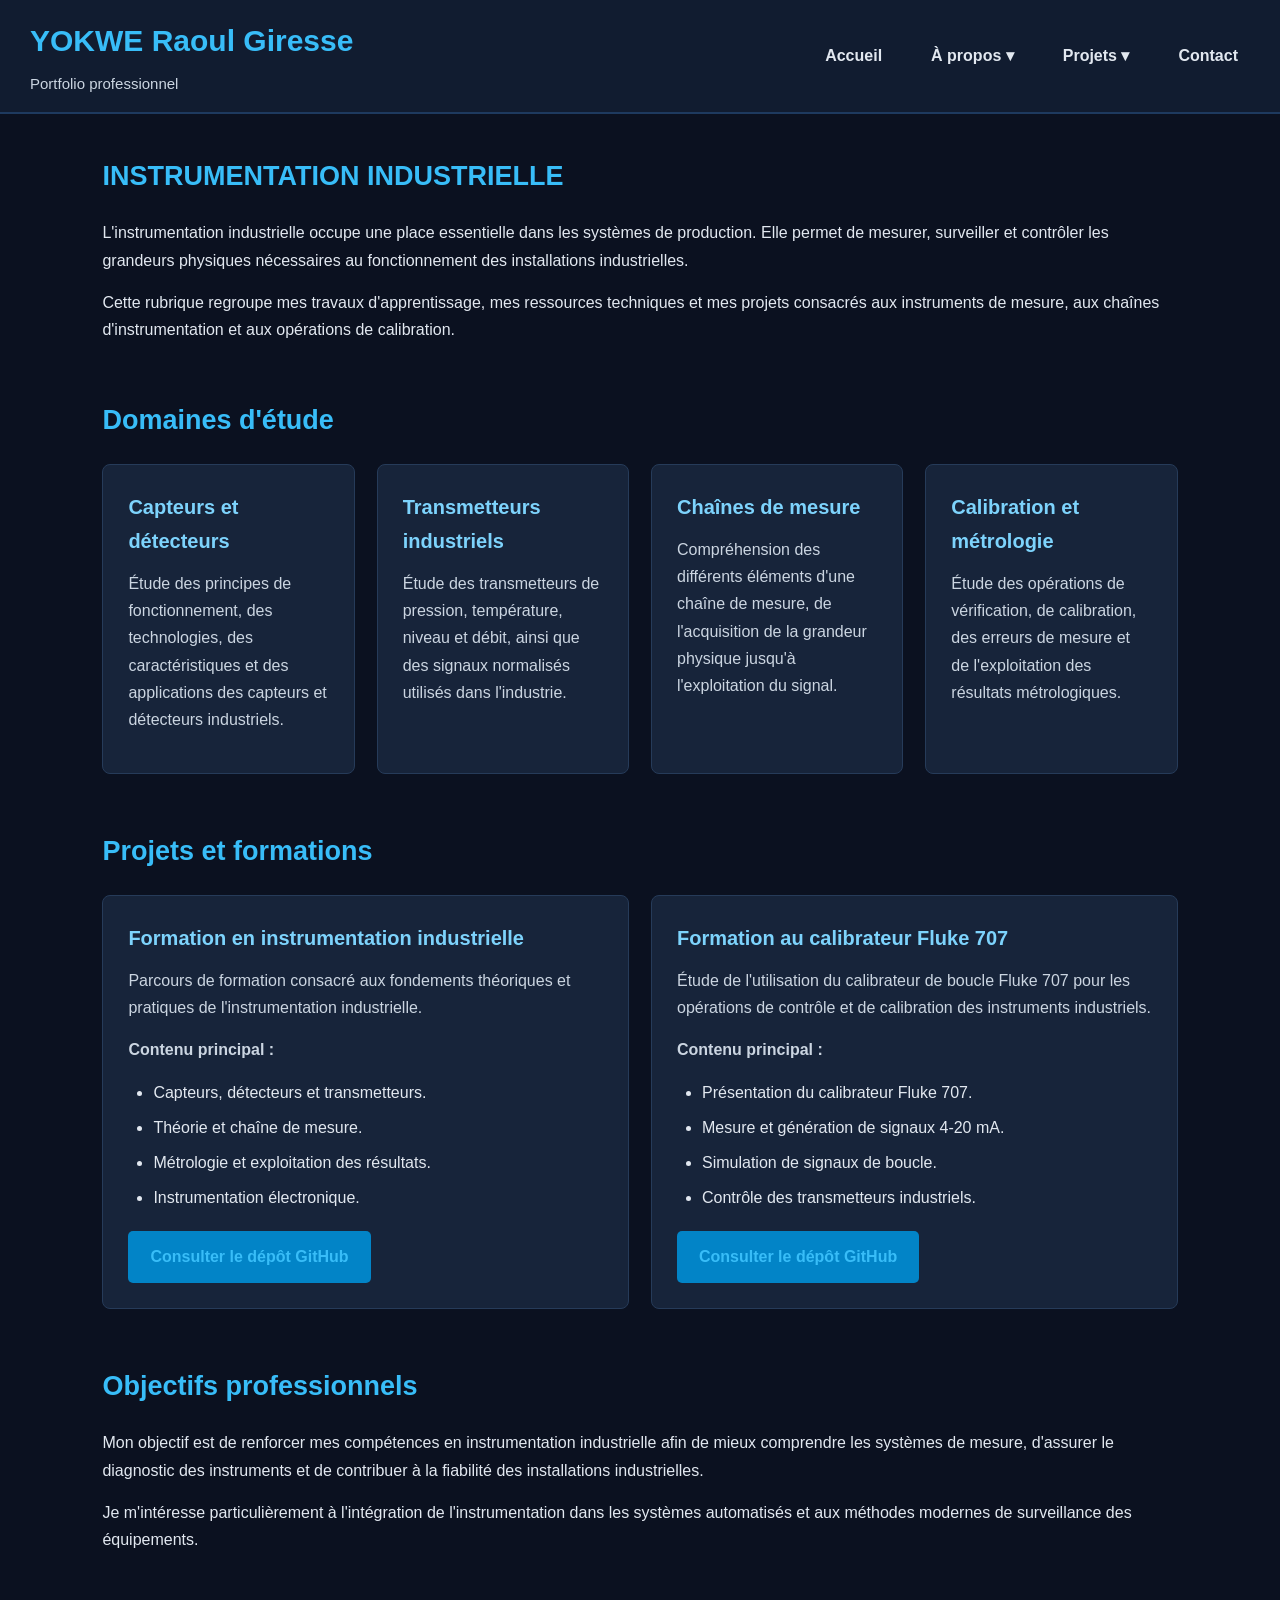
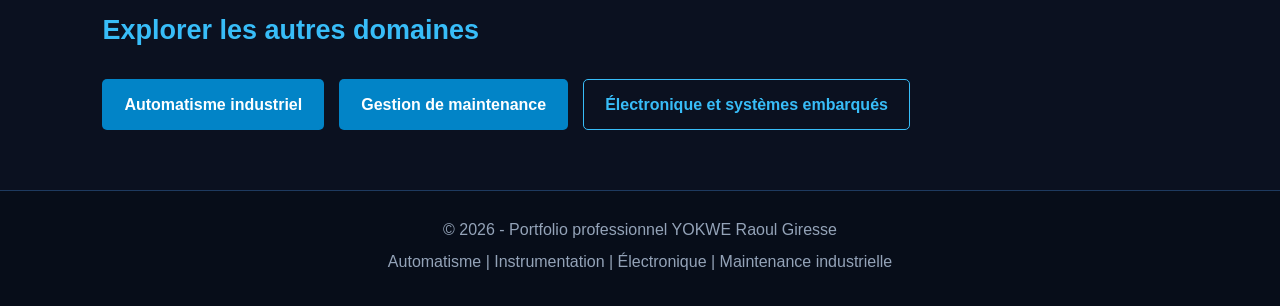
<file: projets/instrumentation/index.html>
<!DOCTYPE html>
<html lang="fr">

<head>
    <meta charset="UTF-8">
    <meta name="viewport" content="width=device-width, initial-scale=1.0">

    <meta name="description" content="Formations, ressources techniques et projets en instrumentation industrielle : capteurs, transmetteurs, chaînes de mesure et calibrateur Fluke 707.">

    <title>Instrumentation industrielle | Portfolio professionnel</title>

    <link rel="stylesheet" href="../../style.css">
</head>

<body>

<header>

    <h1>YOKWE Raoul Giresse</h1>
    <p>Portfolio professionnel</p>

    <nav>

        <a href="../../index.html">Accueil</a>

        <div class="menu-deroulant">
            <a href="../../a-propos/index.html">À propos ▾</a>

            <div class="sous-menu">
                <a href="../../a-propos/profil.html">Mon profil</a>
                <a href="../../a-propos/experiences.html">Expériences professionnelles</a>
                <a href="../../a-propos/formations.html">Formations académiques</a>
                <a href="../../a-propos/competences.html">Compétences techniques</a>
                <a href="../../a-propos/certifications.html">Certifications</a>
            </div>
        </div>

        <div class="menu-deroulant">
            <a href="../index.html">Projets ▾</a>

            <div class="sous-menu">
                <a href="index.html">Instrumentation industrielle</a>
                <a href="../automatisme/index.html">Automatisme industriel</a>
                <a href="../maintenance/index.html">Gestion de maintenance</a>
                <a href="../electronique/index.html">Électronique et systèmes embarqués</a>
            </div>
        </div>

        <a href="../../contact/index.html">Contact</a>

    </nav>

</header>

<main>

    <section>

        <h2>INSTRUMENTATION INDUSTRIELLE</h2>

        <p>
            L'instrumentation industrielle occupe une place essentielle
            dans les systèmes de production. Elle permet de mesurer,
            surveiller et contrôler les grandeurs physiques nécessaires
            au fonctionnement des installations industrielles.
        </p>

        <p>
            Cette rubrique regroupe mes travaux d'apprentissage,
            mes ressources techniques et mes projets consacrés
            aux instruments de mesure, aux chaînes d'instrumentation
            et aux opérations de calibration.
        </p>

    </section>

    <section>

        <h2>Domaines d'étude</h2>

        <div class="grille-projets">

            <div class="carte">
                <h3>Capteurs et détecteurs</h3>

                <p>
                    Étude des principes de fonctionnement, des technologies,
                    des caractéristiques et des applications des capteurs
                    et détecteurs industriels.
                </p>
            </div>

            <div class="carte">
                <h3>Transmetteurs industriels</h3>

                <p>
                    Étude des transmetteurs de pression, température,
                    niveau et débit, ainsi que des signaux normalisés
                    utilisés dans l'industrie.
                </p>
            </div>

            <div class="carte">
                <h3>Chaînes de mesure</h3>

                <p>
                    Compréhension des différents éléments d'une chaîne
                    de mesure, de l'acquisition de la grandeur physique
                    jusqu'à l'exploitation du signal.
                </p>
            </div>

            <div class="carte">
                <h3>Calibration et métrologie</h3>

                <p>
                    Étude des opérations de vérification, de calibration,
                    des erreurs de mesure et de l'exploitation
                    des résultats métrologiques.
                </p>
            </div>

        </div>

    </section>

    <section>

        <h2>Projets et formations</h2>

        <div class="grille-projets">

            <div class="carte">

                <h3>Formation en instrumentation industrielle</h3>

                <p>
                    Parcours de formation consacré aux fondements
                    théoriques et pratiques de l'instrumentation
                    industrielle.
                </p>

                <p><strong>Contenu principal :</strong></p>

                <ul>
                    <li>Capteurs, détecteurs et transmetteurs.</li>
                    <li>Théorie et chaîne de mesure.</li>
                    <li>Métrologie et exploitation des résultats.</li>
                    <li>Instrumentation électronique.</li>
                </ul>

                <a href="https://github.com/Raoul-35/formation-instrumentation-industrielle"
                   class="bouton"
                   target="_blank"
                   rel="noopener noreferrer">
                    Consulter le dépôt GitHub
                </a>

            </div>

            <div class="carte">

                <h3>Formation au calibrateur Fluke 707</h3>

                <p>
                    Étude de l'utilisation du calibrateur de boucle
                    Fluke 707 pour les opérations de contrôle
                    et de calibration des instruments industriels.
                </p>

                <p><strong>Contenu principal :</strong></p>

                <ul>
                    <li>Présentation du calibrateur Fluke 707.</li>
                    <li>Mesure et génération de signaux 4-20 mA.</li>
                    <li>Simulation de signaux de boucle.</li>
                    <li>Contrôle des transmetteurs industriels.</li>
                </ul>

                <a href="https://github.com/Raoul-35/formation-calibrateur-fluke-707"
                   class="bouton"
                   target="_blank"
                   rel="noopener noreferrer">
                    Consulter le dépôt GitHub
                </a>

            </div>

        </div>

    </section>

    <section>

        <h2>Objectifs professionnels</h2>

        <p>
            Mon objectif est de renforcer mes compétences en
            instrumentation industrielle afin de mieux comprendre
            les systèmes de mesure, d'assurer le diagnostic des
            instruments et de contribuer à la fiabilité des
            installations industrielles.
        </p>

        <p>
            Je m'intéresse particulièrement à l'intégration de
            l'instrumentation dans les systèmes automatisés
            et aux méthodes modernes de surveillance des équipements.
        </p>

    </section>

    <section>

        <h2>Explorer les autres domaines</h2>

        <div class="actions-accueil">

            <a href="../automatisme/index.html" class="bouton">
                Automatisme industriel
            </a>

            <a href="../maintenance/index.html" class="bouton">
                Gestion de maintenance
            </a>

            <a href="../electronique/index.html" class="bouton bouton-secondaire">
                Électronique et systèmes embarqués
            </a>

        </div>

    </section>

</main>

<footer>

    <p>© 2026 - Portfolio professionnel YOKWE Raoul Giresse</p>

    <p>Automatisme | Instrumentation | Électronique | Maintenance industrielle</p>

</footer>

</body>
</html>
</file>
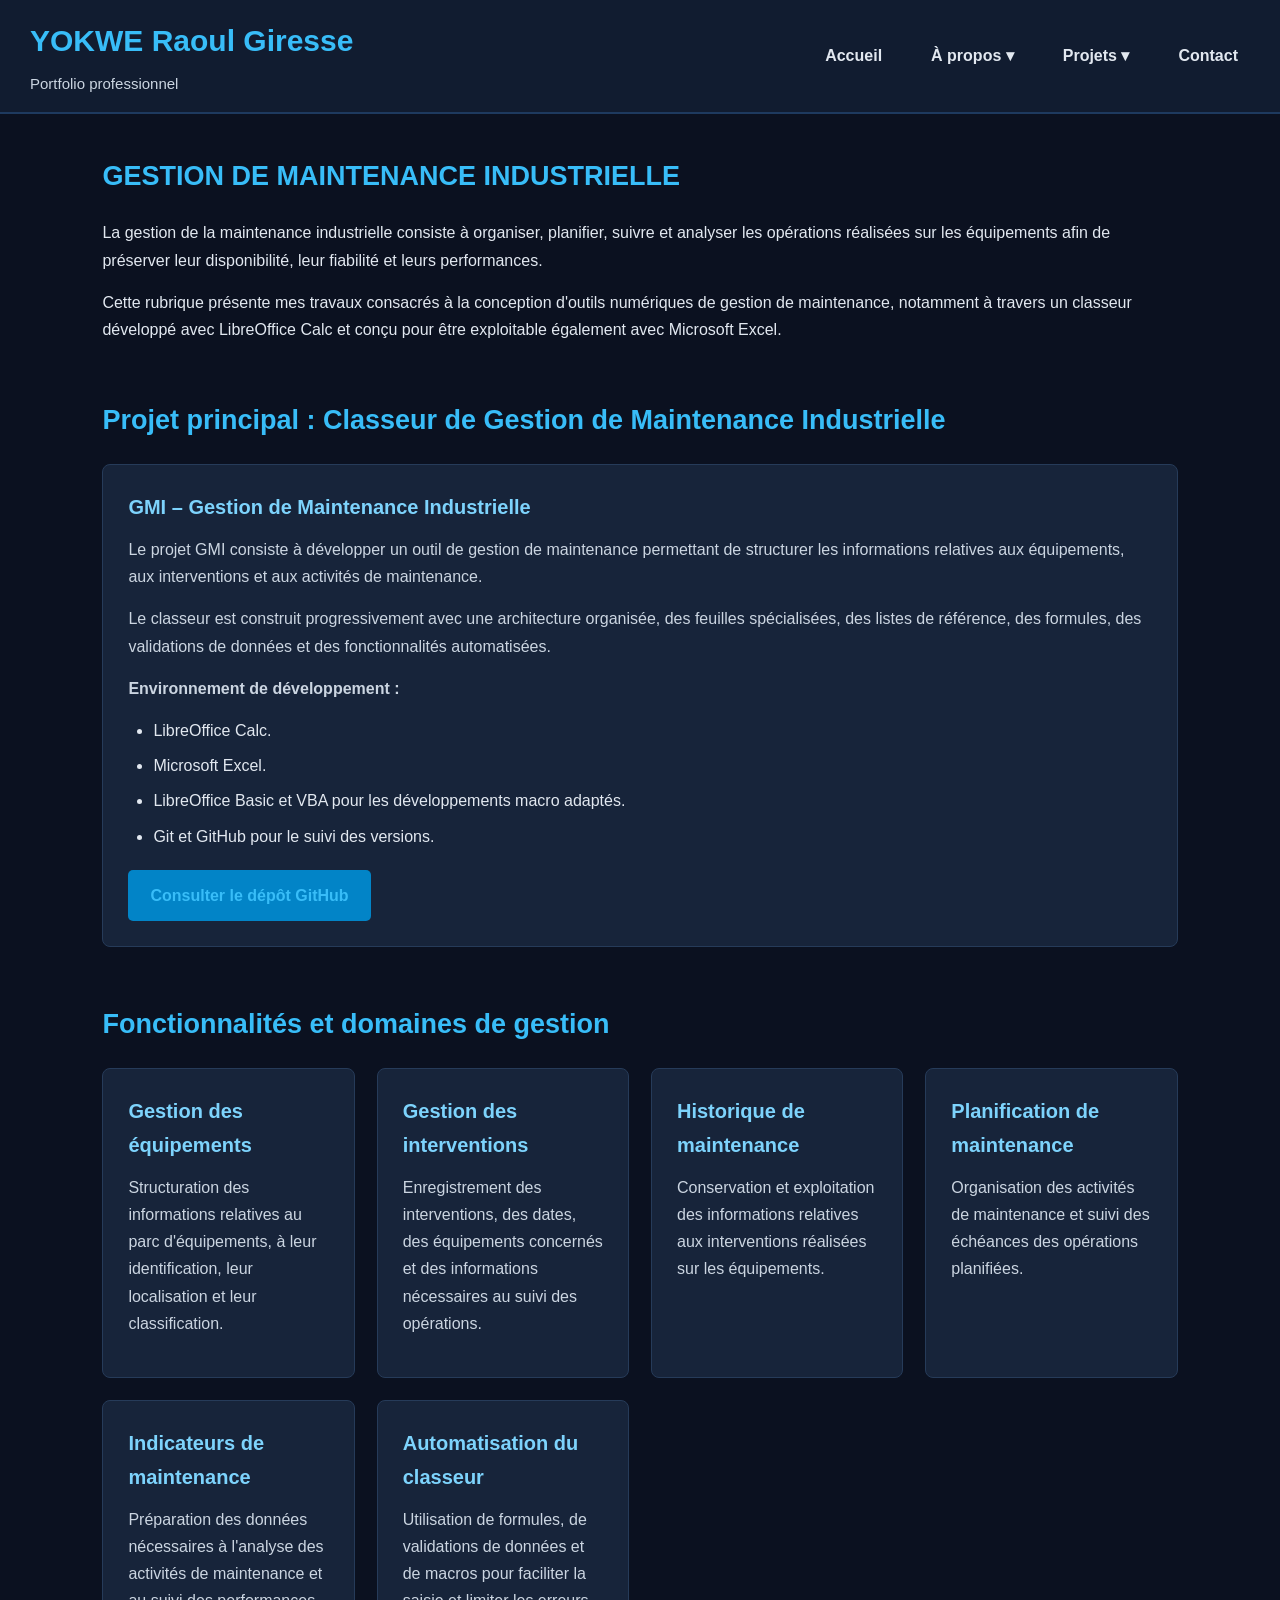
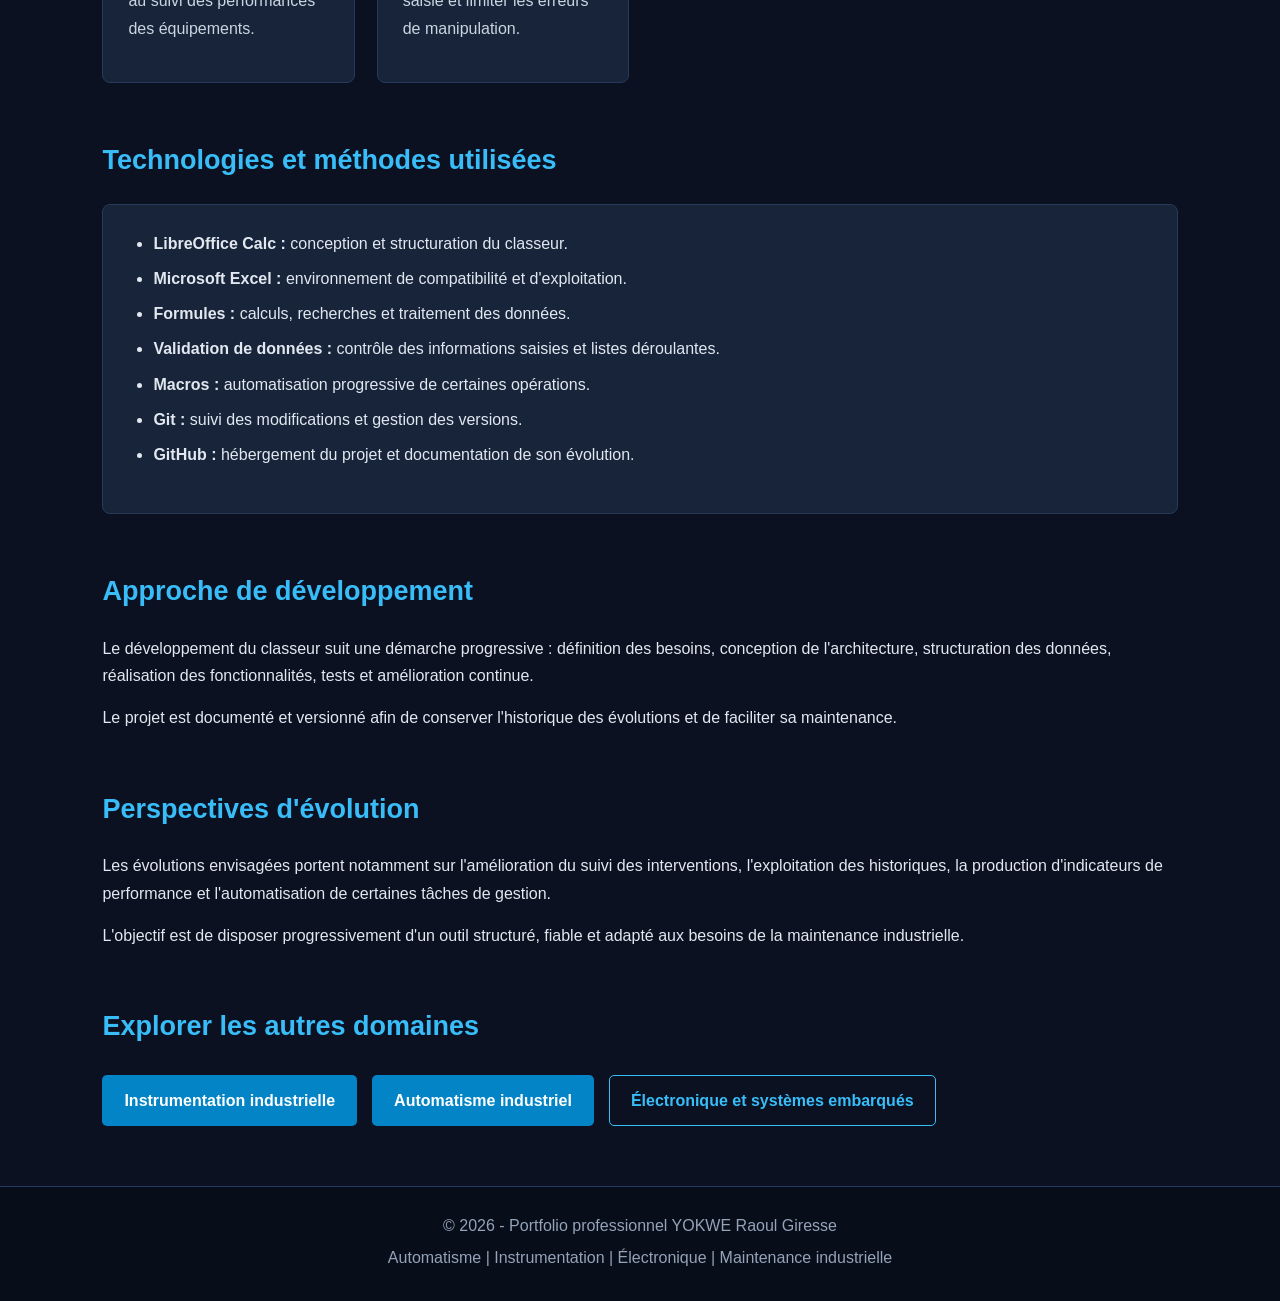
<file: projets/maintenance/index.html>
<!DOCTYPE html>
<html lang="fr">

<head>
    <meta charset="UTF-8">
    <meta name="viewport" content="width=device-width, initial-scale=1.0">

    <meta name="description" content="Projet de gestion de maintenance industrielle : suivi des équipements, interventions, historiques et indicateurs avec LibreOffice Calc et Excel.">

    <title>Gestion de maintenance industrielle | Portfolio professionnel</title>

    <link rel="stylesheet" href="../../style.css">
</head>

<body>

<header>

    <h1>YOKWE Raoul Giresse</h1>
    <p>Portfolio professionnel</p>

    <nav>

        <a href="../../index.html">Accueil</a>

        <div class="menu-deroulant">
            <a href="../../a-propos/index.html">À propos ▾</a>

            <div class="sous-menu">
                <a href="../../a-propos/profil.html">Mon profil</a>
                <a href="../../a-propos/experiences.html">Expériences professionnelles</a>
                <a href="../../a-propos/formations.html">Formations académiques</a>
                <a href="../../a-propos/competences.html">Compétences techniques</a>
                <a href="../../a-propos/certifications.html">Certifications</a>
            </div>
        </div>

        <div class="menu-deroulant">
            <a href="../index.html">Projets ▾</a>

            <div class="sous-menu">
                <a href="../instrumentation/index.html">Instrumentation industrielle</a>
                <a href="../automatisme/index.html">Automatisme industriel</a>
                <a href="index.html">Gestion de maintenance</a>
                <a href="../electronique/index.html">Électronique et systèmes embarqués</a>
            </div>
        </div>

        <a href="../../contact/index.html">Contact</a>

    </nav>

</header>

<main>

    <section>

        <h2>GESTION DE MAINTENANCE INDUSTRIELLE</h2>

        <p>
            La gestion de la maintenance industrielle consiste à organiser,
            planifier, suivre et analyser les opérations réalisées sur
            les équipements afin de préserver leur disponibilité,
            leur fiabilité et leurs performances.
        </p>

        <p>
            Cette rubrique présente mes travaux consacrés à la conception
            d'outils numériques de gestion de maintenance, notamment
            à travers un classeur développé avec LibreOffice Calc
            et conçu pour être exploitable également avec Microsoft Excel.
        </p>

    </section>

    <section>

        <h2>Projet principal : Classeur de Gestion de Maintenance Industrielle</h2>

        <div class="carte">

            <h3>GMI – Gestion de Maintenance Industrielle</h3>

            <p>
                Le projet GMI consiste à développer un outil de gestion
                de maintenance permettant de structurer les informations
                relatives aux équipements, aux interventions et aux activités
                de maintenance.
            </p>

            <p>
                Le classeur est construit progressivement avec une
                architecture organisée, des feuilles spécialisées,
                des listes de référence, des formules, des validations
                de données et des fonctionnalités automatisées.
            </p>

            <p><strong>Environnement de développement :</strong></p>

            <ul>
                <li>LibreOffice Calc.</li>
                <li>Microsoft Excel.</li>
                <li>LibreOffice Basic et VBA pour les développements macro adaptés.</li>
                <li>Git et GitHub pour le suivi des versions.</li>
            </ul>

            <a href="https://github.com/Raoul-35/Gestion-maintenance-industrielle"
               class="bouton"
               target="_blank"
               rel="noopener noreferrer">
                Consulter le dépôt GitHub
            </a>

        </div>

    </section>

    <section>

        <h2>Fonctionnalités et domaines de gestion</h2>

        <div class="grille-projets">

            <div class="carte">
                <h3>Gestion des équipements</h3>

                <p>
                    Structuration des informations relatives au parc
                    d'équipements, à leur identification, leur localisation
                    et leur classification.
                </p>
            </div>

            <div class="carte">
                <h3>Gestion des interventions</h3>

                <p>
                    Enregistrement des interventions, des dates,
                    des équipements concernés et des informations
                    nécessaires au suivi des opérations.
                </p>
            </div>

            <div class="carte">
                <h3>Historique de maintenance</h3>

                <p>
                    Conservation et exploitation des informations
                    relatives aux interventions réalisées sur
                    les équipements.
                </p>
            </div>

            <div class="carte">
                <h3>Planification de maintenance</h3>

                <p>
                    Organisation des activités de maintenance
                    et suivi des échéances des opérations planifiées.
                </p>
            </div>

            <div class="carte">
                <h3>Indicateurs de maintenance</h3>

                <p>
                    Préparation des données nécessaires à l'analyse
                    des activités de maintenance et au suivi
                    des performances des équipements.
                </p>
            </div>

            <div class="carte">
                <h3>Automatisation du classeur</h3>

                <p>
                    Utilisation de formules, de validations de données
                    et de macros pour faciliter la saisie et limiter
                    les erreurs de manipulation.
                </p>
            </div>

        </div>

    </section>

    <section>

        <h2>Technologies et méthodes utilisées</h2>

        <div class="carte">

            <ul>
                <li><strong>LibreOffice Calc :</strong> conception et structuration du classeur.</li>
                <li><strong>Microsoft Excel :</strong> environnement de compatibilité et d'exploitation.</li>
                <li><strong>Formules :</strong> calculs, recherches et traitement des données.</li>
                <li><strong>Validation de données :</strong> contrôle des informations saisies et listes déroulantes.</li>
                <li><strong>Macros :</strong> automatisation progressive de certaines opérations.</li>
                <li><strong>Git :</strong> suivi des modifications et gestion des versions.</li>
                <li><strong>GitHub :</strong> hébergement du projet et documentation de son évolution.</li>
            </ul>

        </div>

    </section>

    <section>

        <h2>Approche de développement</h2>

        <p>
            Le développement du classeur suit une démarche progressive :
            définition des besoins, conception de l'architecture,
            structuration des données, réalisation des fonctionnalités,
            tests et amélioration continue.
        </p>

        <p>
            Le projet est documenté et versionné afin de conserver
            l'historique des évolutions et de faciliter sa maintenance.
        </p>

    </section>

    <section>

        <h2>Perspectives d'évolution</h2>

        <p>
            Les évolutions envisagées portent notamment sur l'amélioration
            du suivi des interventions, l'exploitation des historiques,
            la production d'indicateurs de performance et l'automatisation
            de certaines tâches de gestion.
        </p>

        <p>
            L'objectif est de disposer progressivement d'un outil
            structuré, fiable et adapté aux besoins de la maintenance
            industrielle.
        </p>

    </section>

    <section>

        <h2>Explorer les autres domaines</h2>

        <div class="actions-accueil">

            <a href="../instrumentation/index.html" class="bouton">
                Instrumentation industrielle
            </a>

            <a href="../automatisme/index.html" class="bouton">
                Automatisme industriel
            </a>

            <a href="../electronique/index.html" class="bouton bouton-secondaire">
                Électronique et systèmes embarqués
            </a>

        </div>

    </section>

</main>

<footer>

    <p>© 2026 - Portfolio professionnel YOKWE Raoul Giresse</p>

    <p>Automatisme | Instrumentation | Électronique | Maintenance industrielle</p>

</footer>

</body>
</html>
</file>
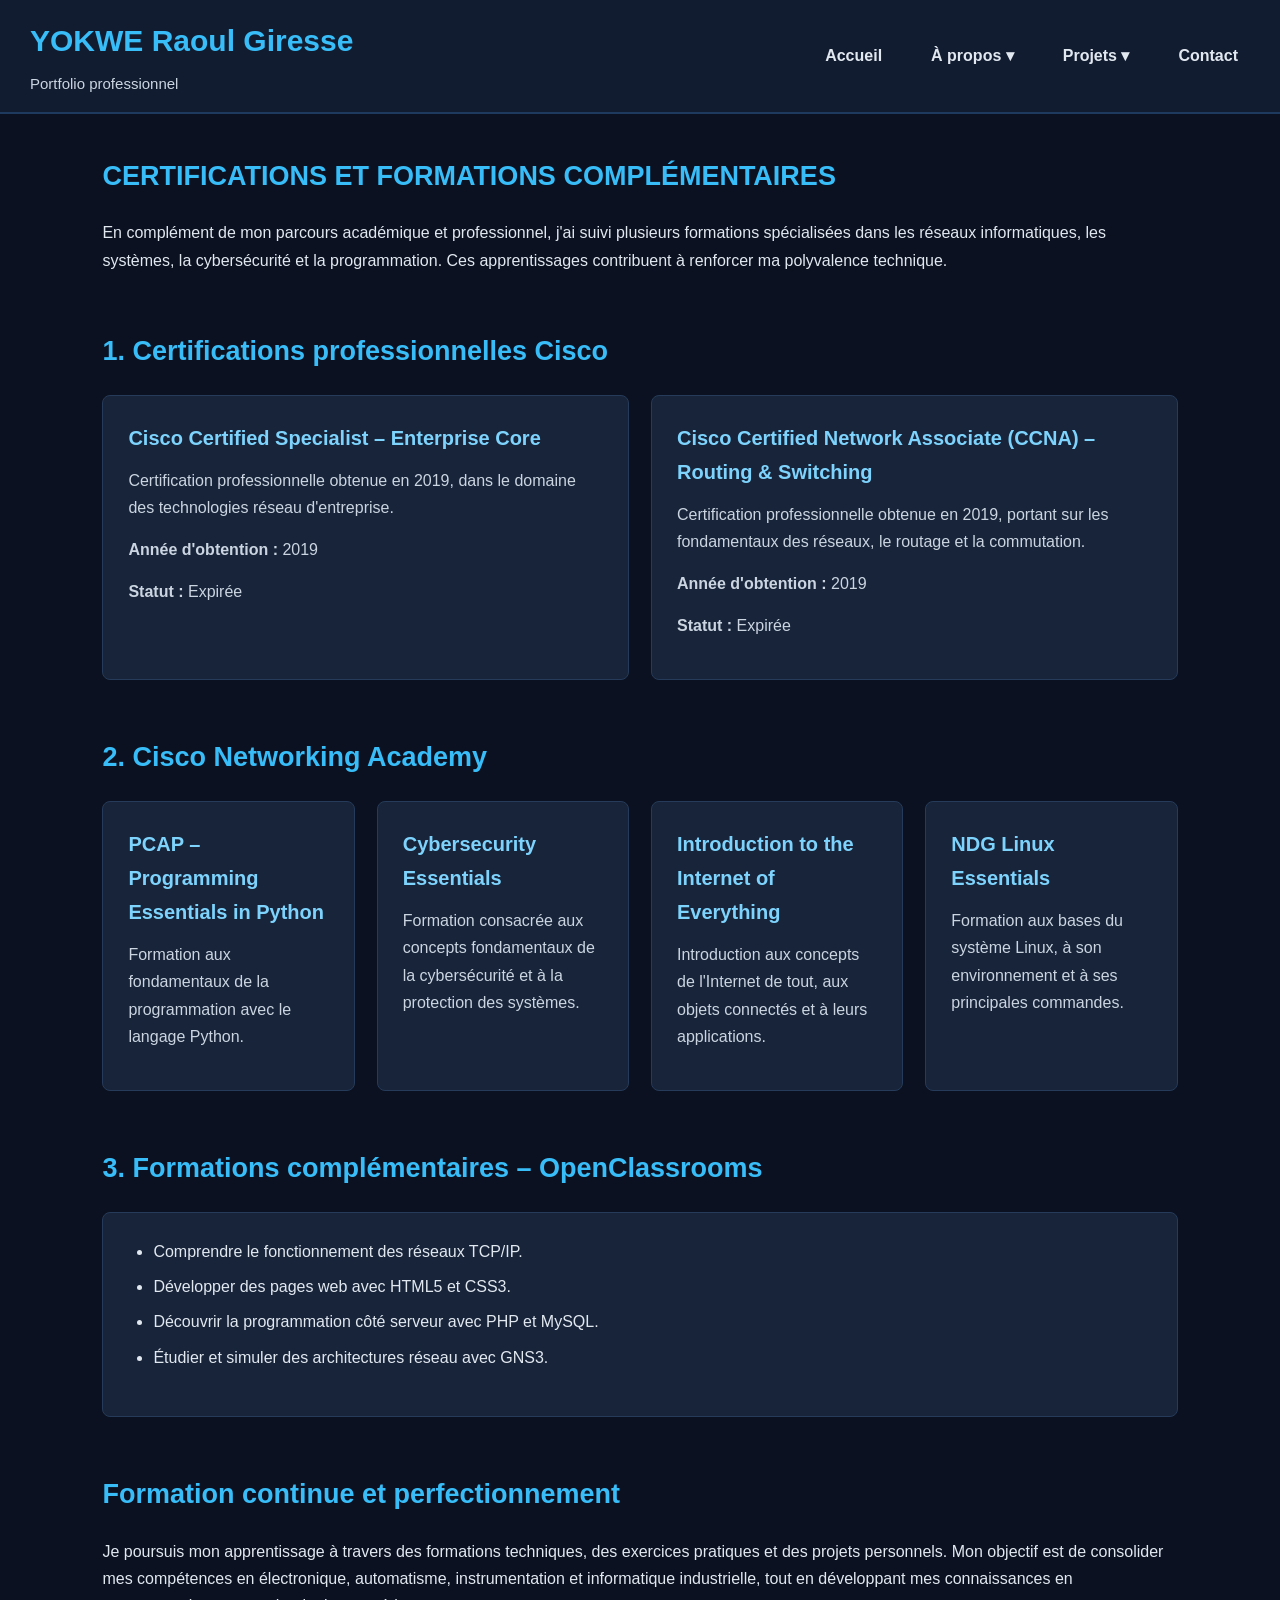
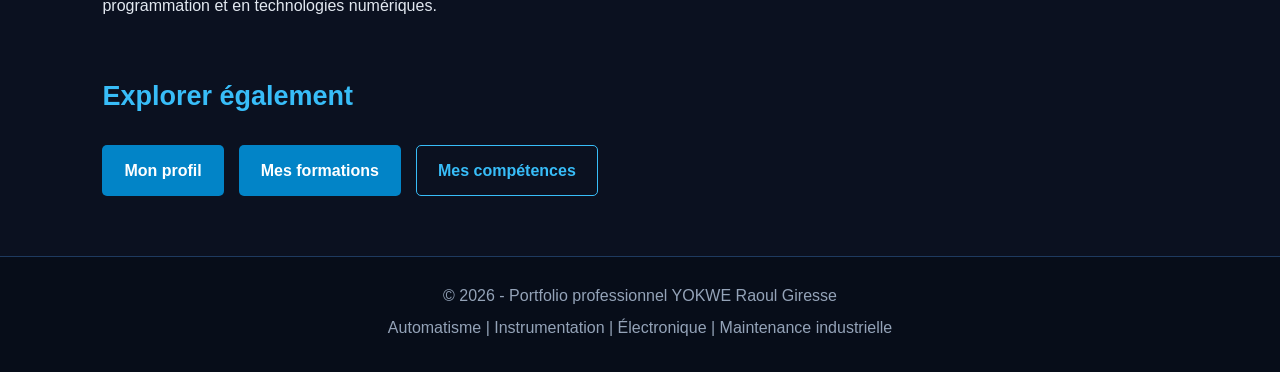
<file: a-propos/certifications.html>
<!DOCTYPE html>
<html lang="fr">
<head>
    <meta charset="UTF-8">
    <meta name="viewport" content="width=device-width, initial-scale=1.0">

    <meta name="description" content="Découvrez les certifications et formations de YOKWE Raoul Giresse : Cisco CCNA, Cisco Enterprise Core, Python, cybersécurité, Linux et réseaux informatiques.">

    <title>Certifications | YOKWE Raoul Giresse – Cisco, Linux et Python</title>

    <link rel="stylesheet" href="../style.css">
</head>

<body>

<header>
    <h1>YOKWE Raoul Giresse</h1>
    <p>Portfolio professionnel</p>

    <nav>
        <a href="../index.html">Accueil</a>

        <div class="menu-deroulant">
            <a href="index.html">À propos ▾</a>
            <div class="sous-menu">
                <a href="profil.html">Mon profil</a>
                <a href="experiences.html">Expériences professionnelles</a>
                <a href="formations.html">Formations académiques</a>
                <a href="competences.html">Compétences techniques</a>
                <a href="certifications.html">Certifications</a>
            </div>
        </div>

        <div class="menu-deroulant">
            <a href="../projets/index.html">Projets ▾</a>
            <div class="sous-menu">
                <a href="../projets/instrumentation/index.html">Instrumentation industrielle</a>
                <a href="../projets/automatisme/index.html">Automatisme industriel</a>
                <a href="../projets/maintenance/index.html">Gestion de maintenance</a>
                <a href="../projets/electronique/index.html">Électronique et systèmes embarqués</a>
            </div>
        </div>

        <a href="../contact/index.html">Contact</a>
    </nav>
</header>

<main>

    <section>
        <h2>CERTIFICATIONS ET FORMATIONS COMPLÉMENTAIRES</h2>

        <p>
            En complément de mon parcours académique et professionnel,
            j'ai suivi plusieurs formations spécialisées dans les réseaux
            informatiques, les systèmes, la cybersécurité et la programmation.
            Ces apprentissages contribuent à renforcer ma polyvalence technique.
        </p>
    </section>

    <section>
        <h2>1. Certifications professionnelles Cisco</h2>

        <div class="grille-projets">

            <div class="carte">
                <h3>Cisco Certified Specialist – Enterprise Core</h3>

                <p>
                    Certification professionnelle obtenue en 2019,
                    dans le domaine des technologies réseau d'entreprise.
                </p>

                <p><strong>Année d'obtention :</strong> 2019</p>
                <p><strong>Statut :</strong> Expirée</p>
            </div>

            <div class="carte">
                <h3>Cisco Certified Network Associate (CCNA) – Routing & Switching</h3>

                <p>
                    Certification professionnelle obtenue en 2019,
                    portant sur les fondamentaux des réseaux,
                    le routage et la commutation.
                </p>

                <p><strong>Année d'obtention :</strong> 2019</p>
                <p><strong>Statut :</strong> Expirée</p>
            </div>

        </div>
    </section>

    <section>
        <h2>2. Cisco Networking Academy</h2>

        <div class="grille-projets">

            <div class="carte">
                <h3>PCAP – Programming Essentials in Python</h3>
                <p>
                    Formation aux fondamentaux de la programmation
                    avec le langage Python.
                </p>
            </div>

            <div class="carte">
                <h3>Cybersecurity Essentials</h3>
                <p>
                    Formation consacrée aux concepts fondamentaux
                    de la cybersécurité et à la protection des systèmes.
                </p>
            </div>

            <div class="carte">
                <h3>Introduction to the Internet of Everything</h3>
                <p>
                    Introduction aux concepts de l'Internet de tout,
                    aux objets connectés et à leurs applications.
                </p>
            </div>

            <div class="carte">
                <h3>NDG Linux Essentials</h3>
                <p>
                    Formation aux bases du système Linux,
                    à son environnement et à ses principales commandes.
                </p>
            </div>

        </div>
    </section>

    <section>
        <h2>3. Formations complémentaires – OpenClassrooms</h2>

        <div class="carte">
            <ul>
                <li>Comprendre le fonctionnement des réseaux TCP/IP.</li>
                <li>Développer des pages web avec HTML5 et CSS3.</li>
                <li>Découvrir la programmation côté serveur avec PHP et MySQL.</li>
                <li>Étudier et simuler des architectures réseau avec GNS3.</li>
            </ul>
        </div>
    </section>

    <section>
        <h2>Formation continue et perfectionnement</h2>

        <p>
            Je poursuis mon apprentissage à travers des formations
            techniques, des exercices pratiques et des projets personnels.
            Mon objectif est de consolider mes compétences en électronique,
            automatisme, instrumentation et informatique industrielle,
            tout en développant mes connaissances en programmation
            et en technologies numériques.
        </p>
    </section>

    <section>
        <h2>Explorer également</h2>

        <div class="actions-accueil">
            <a href="profil.html" class="bouton">Mon profil</a>
            <a href="formations.html" class="bouton">Mes formations</a>
            <a href="competences.html" class="bouton bouton-secondaire">Mes compétences</a>
        </div>
    </section>

</main>

<footer>
    <p>© 2026 - Portfolio professionnel YOKWE Raoul Giresse</p>
    <p>Automatisme | Instrumentation | Électronique | Maintenance industrielle</p>
</footer>

</body>
</html>
</file>
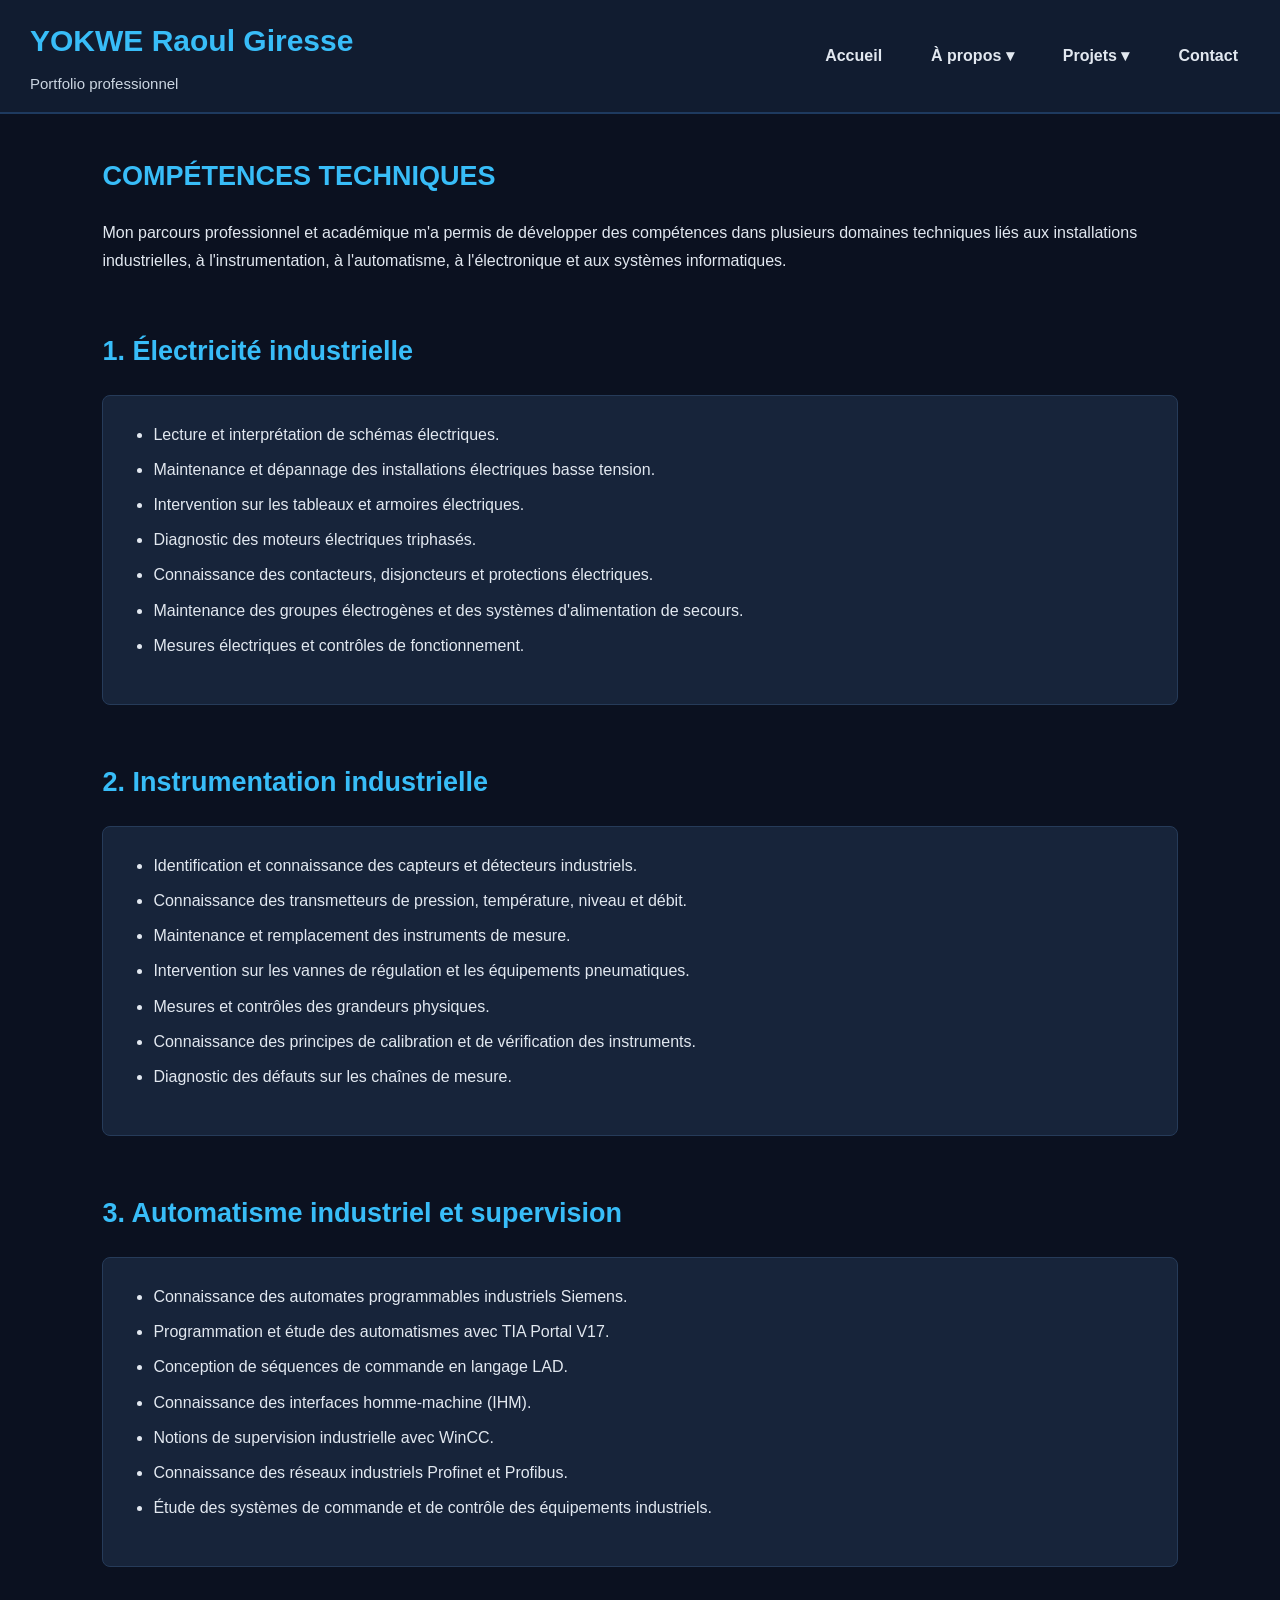
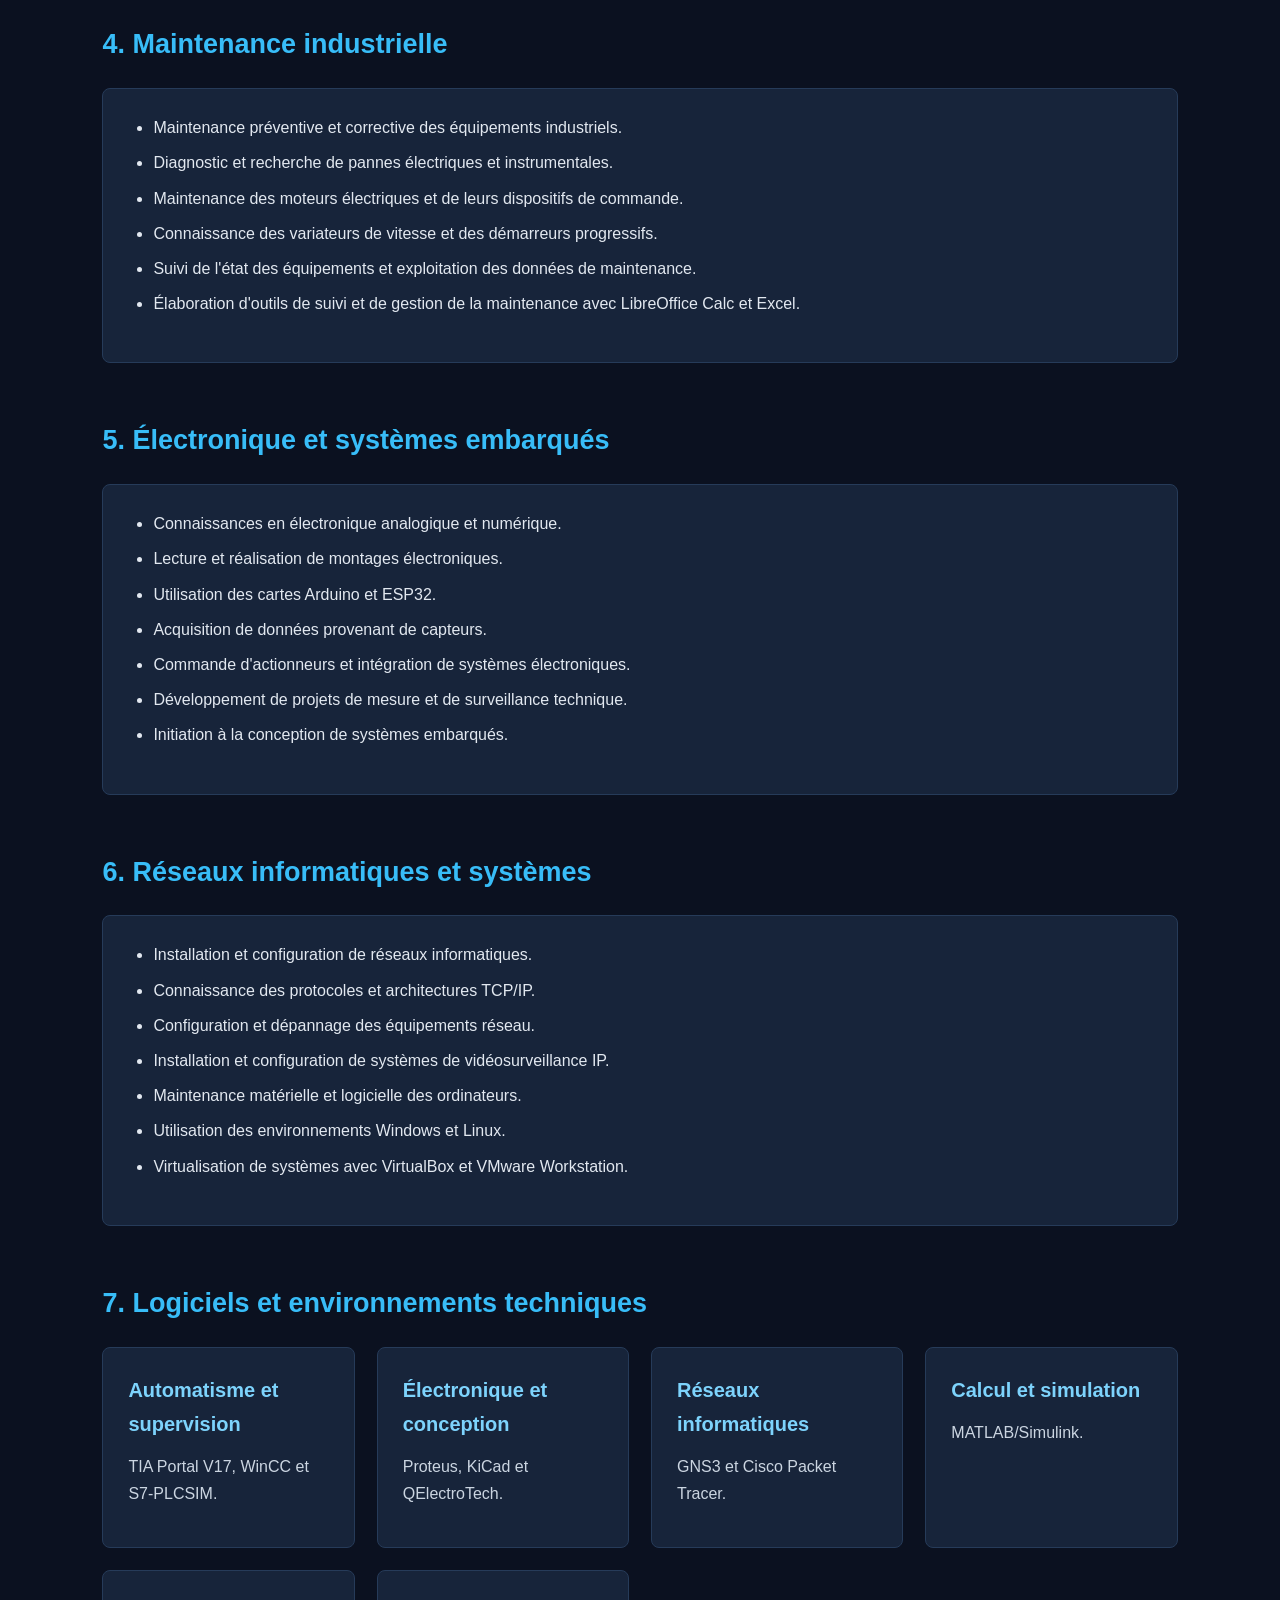
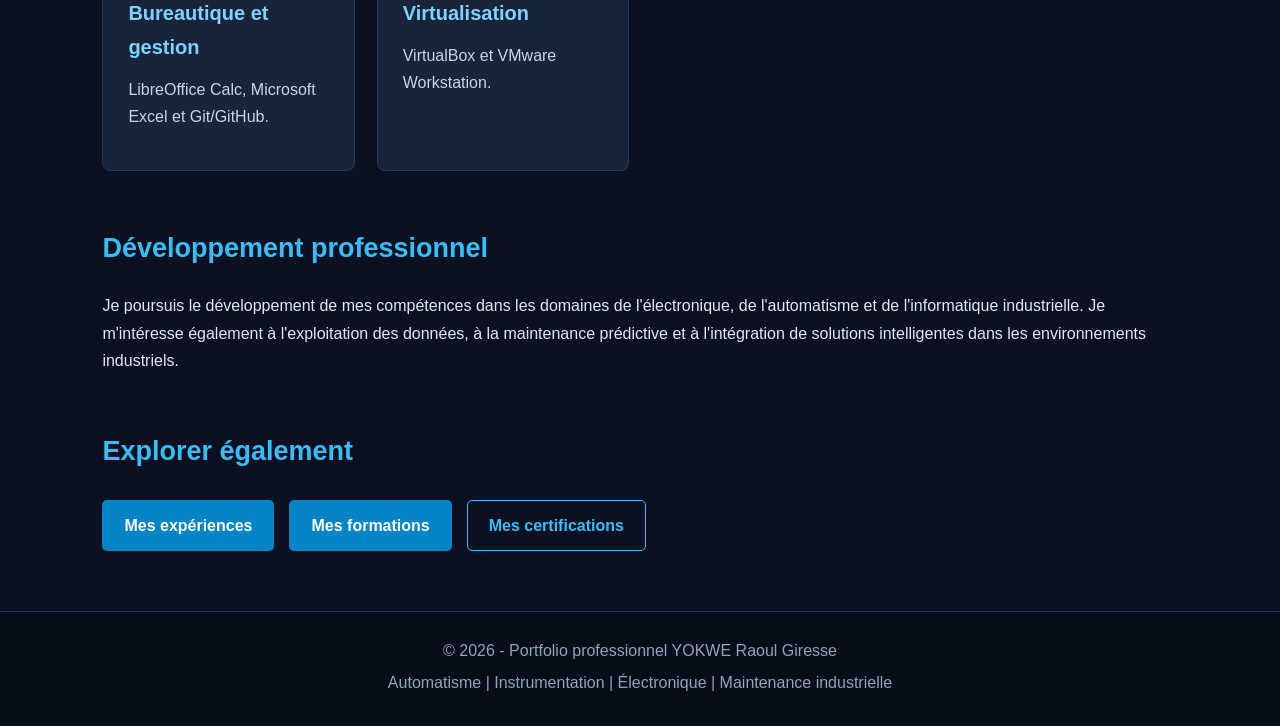
<file: a-propos/competences.html>
<!DOCTYPE html>
<html lang="fr">
<head>
    <meta charset="UTF-8">
    <meta name="viewport" content="width=device-width, initial-scale=1.0">

    <meta name="description" content="Découvrez les compétences techniques de YOKWE Raoul Giresse en électricité industrielle, instrumentation, automatisme Siemens TIA Portal, supervision WinCC, maintenance industrielle, électronique et réseaux informatiques.">

    <title>Compétences techniques | YOKWE Raoul Giresse – Industrie</title>

    <link rel="stylesheet" href="../style.css">
</head>

<body>

<header>
    <h1>YOKWE Raoul Giresse</h1>
    <p>Portfolio professionnel</p>

    <nav>
        <a href="../index.html">Accueil</a>

        <div class="menu-deroulant">
            <a href="index.html">À propos ▾</a>
            <div class="sous-menu">
                <a href="profil.html">Mon profil</a>
                <a href="experiences.html">Expériences professionnelles</a>
                <a href="formations.html">Formations académiques</a>
                <a href="competences.html">Compétences techniques</a>
                <a href="certifications.html">Certifications</a>
            </div>
        </div>

        <div class="menu-deroulant">
            <a href="../projets/index.html">Projets ▾</a>
            <div class="sous-menu">
                <a href="../projets/instrumentation/index.html">Instrumentation industrielle</a>
                <a href="../projets/automatisme/index.html">Automatisme industriel</a>
                <a href="../projets/maintenance/index.html">Gestion de maintenance</a>
                <a href="../projets/electronique/index.html">Électronique et systèmes embarqués</a>
            </div>
        </div>

        <a href="../contact/index.html">Contact</a>
    </nav>
</header>

<main>

    <section>
        <h2>COMPÉTENCES TECHNIQUES</h2>

        <p>
            Mon parcours professionnel et académique m'a permis de développer
            des compétences dans plusieurs domaines techniques liés aux
            installations industrielles, à l'instrumentation, à l'automatisme,
            à l'électronique et aux systèmes informatiques.
        </p>
    </section>

    <section>
        <h2>1. Électricité industrielle</h2>

        <div class="carte">
            <ul>
                <li>Lecture et interprétation de schémas électriques.</li>
                <li>Maintenance et dépannage des installations électriques basse tension.</li>
                <li>Intervention sur les tableaux et armoires électriques.</li>
                <li>Diagnostic des moteurs électriques triphasés.</li>
                <li>Connaissance des contacteurs, disjoncteurs et protections électriques.</li>
                <li>Maintenance des groupes électrogènes et des systèmes d'alimentation de secours.</li>
                <li>Mesures électriques et contrôles de fonctionnement.</li>
            </ul>
        </div>
    </section>

    <section>
        <h2>2. Instrumentation industrielle</h2>

        <div class="carte">
            <ul>
                <li>Identification et connaissance des capteurs et détecteurs industriels.</li>
                <li>Connaissance des transmetteurs de pression, température, niveau et débit.</li>
                <li>Maintenance et remplacement des instruments de mesure.</li>
                <li>Intervention sur les vannes de régulation et les équipements pneumatiques.</li>
                <li>Mesures et contrôles des grandeurs physiques.</li>
                <li>Connaissance des principes de calibration et de vérification des instruments.</li>
                <li>Diagnostic des défauts sur les chaînes de mesure.</li>
            </ul>
        </div>
    </section>

    <section>
        <h2>3. Automatisme industriel et supervision</h2>

        <div class="carte">
            <ul>
                <li>Connaissance des automates programmables industriels Siemens.</li>
                <li>Programmation et étude des automatismes avec TIA Portal V17.</li>
                <li>Conception de séquences de commande en langage LAD.</li>
                <li>Connaissance des interfaces homme-machine (IHM).</li>
                <li>Notions de supervision industrielle avec WinCC.</li>
                <li>Connaissance des réseaux industriels Profinet et Profibus.</li>
                <li>Étude des systèmes de commande et de contrôle des équipements industriels.</li>
            </ul>
        </div>
    </section>

    <section>
        <h2>4. Maintenance industrielle</h2>

        <div class="carte">
            <ul>
                <li>Maintenance préventive et corrective des équipements industriels.</li>
                <li>Diagnostic et recherche de pannes électriques et instrumentales.</li>
                <li>Maintenance des moteurs électriques et de leurs dispositifs de commande.</li>
                <li>Connaissance des variateurs de vitesse et des démarreurs progressifs.</li>
                <li>Suivi de l'état des équipements et exploitation des données de maintenance.</li>
                <li>Élaboration d'outils de suivi et de gestion de la maintenance avec LibreOffice Calc et Excel.</li>
            </ul>
        </div>
    </section>

    <section>
        <h2>5. Électronique et systèmes embarqués</h2>

        <div class="carte">
            <ul>
                <li>Connaissances en électronique analogique et numérique.</li>
                <li>Lecture et réalisation de montages électroniques.</li>
                <li>Utilisation des cartes Arduino et ESP32.</li>
                <li>Acquisition de données provenant de capteurs.</li>
                <li>Commande d'actionneurs et intégration de systèmes électroniques.</li>
                <li>Développement de projets de mesure et de surveillance technique.</li>
                <li>Initiation à la conception de systèmes embarqués.</li>
            </ul>
        </div>
    </section>

    <section>
        <h2>6. Réseaux informatiques et systèmes</h2>

        <div class="carte">
            <ul>
                <li>Installation et configuration de réseaux informatiques.</li>
                <li>Connaissance des protocoles et architectures TCP/IP.</li>
                <li>Configuration et dépannage des équipements réseau.</li>
                <li>Installation et configuration de systèmes de vidéosurveillance IP.</li>
                <li>Maintenance matérielle et logicielle des ordinateurs.</li>
                <li>Utilisation des environnements Windows et Linux.</li>
                <li>Virtualisation de systèmes avec VirtualBox et VMware Workstation.</li>
            </ul>
        </div>
    </section>

    <section>
        <h2>7. Logiciels et environnements techniques</h2>

        <div class="grille-projets">

            <div class="carte">
                <h3>Automatisme et supervision</h3>
                <p>TIA Portal V17, WinCC et S7-PLCSIM.</p>
            </div>

            <div class="carte">
                <h3>Électronique et conception</h3>
                <p>Proteus, KiCad et QElectroTech.</p>
            </div>

            <div class="carte">
                <h3>Réseaux informatiques</h3>
                <p>GNS3 et Cisco Packet Tracer.</p>
            </div>

            <div class="carte">
                <h3>Calcul et simulation</h3>
                <p>MATLAB/Simulink.</p>
            </div>

            <div class="carte">
                <h3>Bureautique et gestion</h3>
                <p>LibreOffice Calc, Microsoft Excel et Git/GitHub.</p>
            </div>

            <div class="carte">
                <h3>Virtualisation</h3>
                <p>VirtualBox et VMware Workstation.</p>
            </div>

        </div>
    </section>

    <section>
        <h2>Développement professionnel</h2>

        <p>
            Je poursuis le développement de mes compétences dans les domaines
            de l'électronique, de l'automatisme et de l'informatique industrielle.
            Je m'intéresse également à l'exploitation des données, à la
            maintenance prédictive et à l'intégration de solutions intelligentes
            dans les environnements industriels.
        </p>
    </section>

    <section>
        <h2>Explorer également</h2>

        <div class="actions-accueil">
            <a href="experiences.html" class="bouton">Mes expériences</a>
            <a href="formations.html" class="bouton">Mes formations</a>
            <a href="certifications.html" class="bouton bouton-secondaire">Mes certifications</a>
        </div>
    </section>

</main>

<footer>
    <p>© 2026 - Portfolio professionnel YOKWE Raoul Giresse</p>
    <p>Automatisme | Instrumentation | Électronique | Maintenance industrielle</p>
</footer>

</body>
</html>
</file>
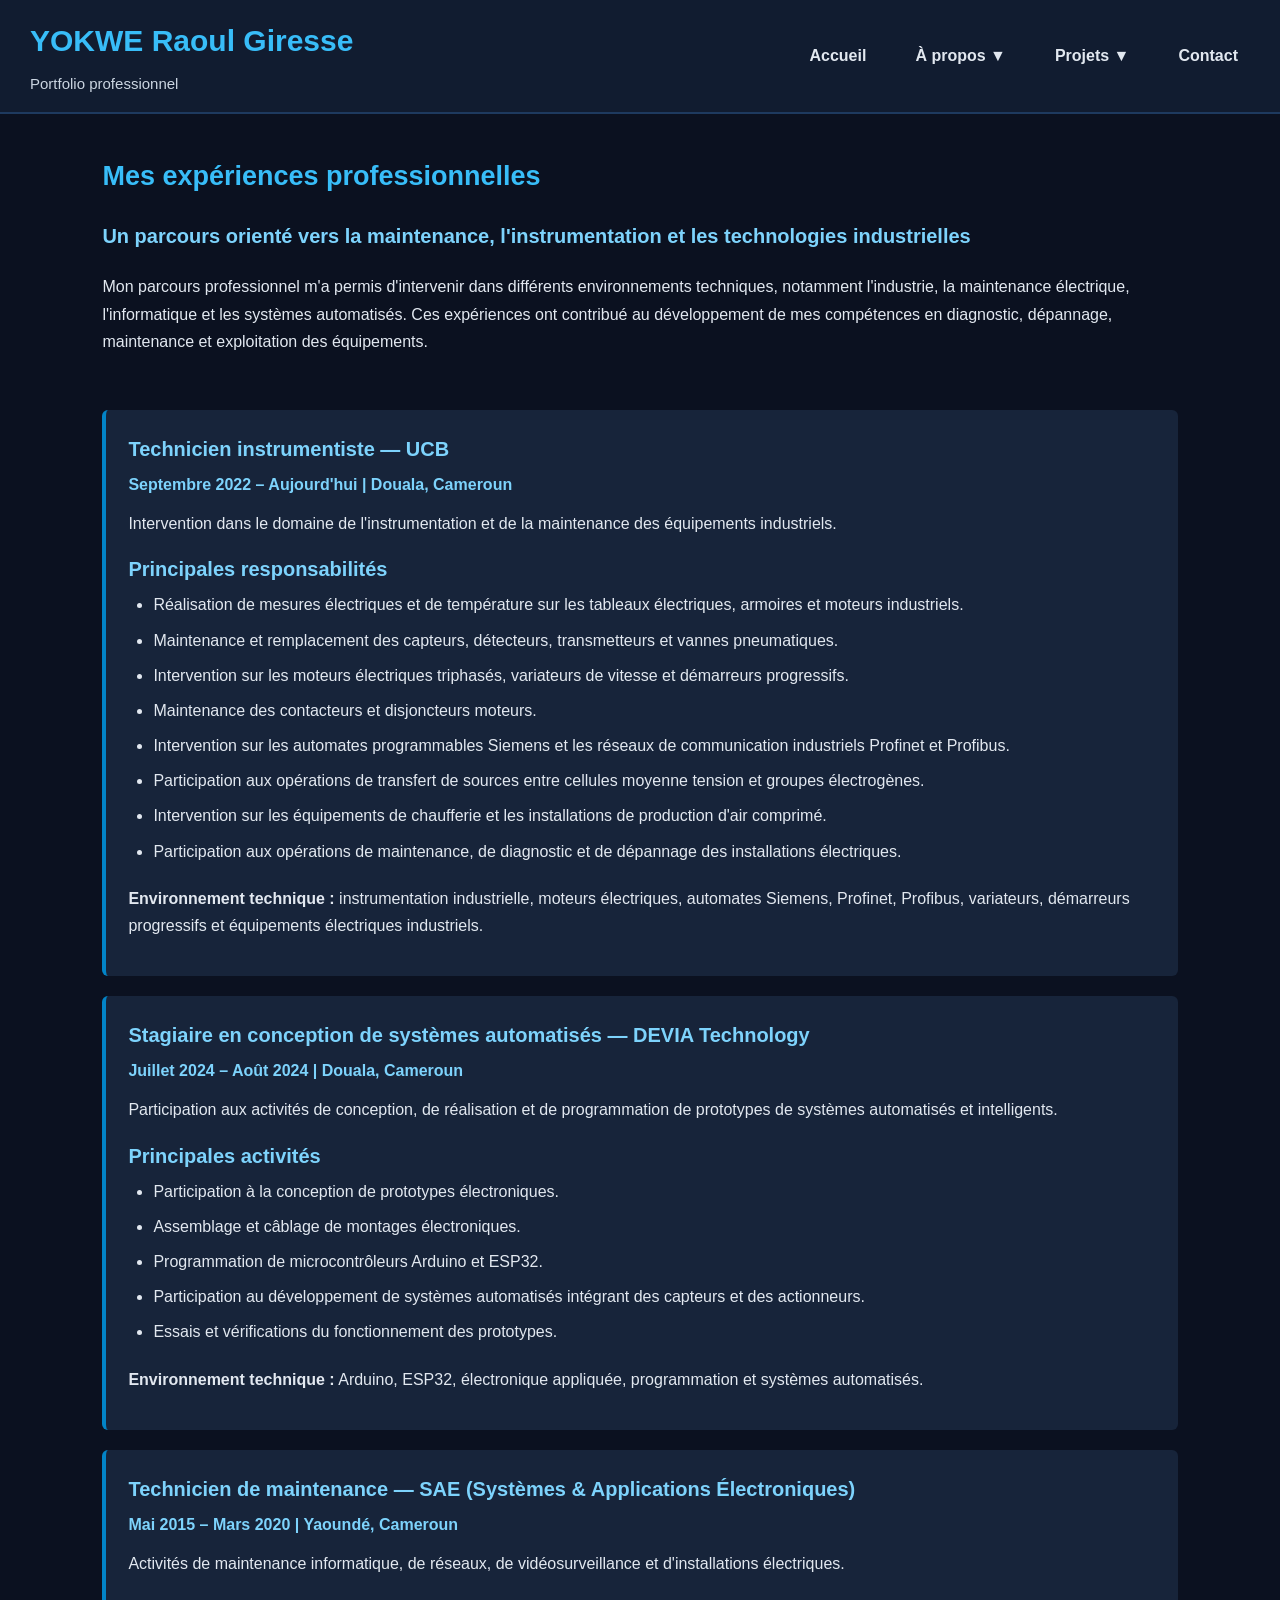
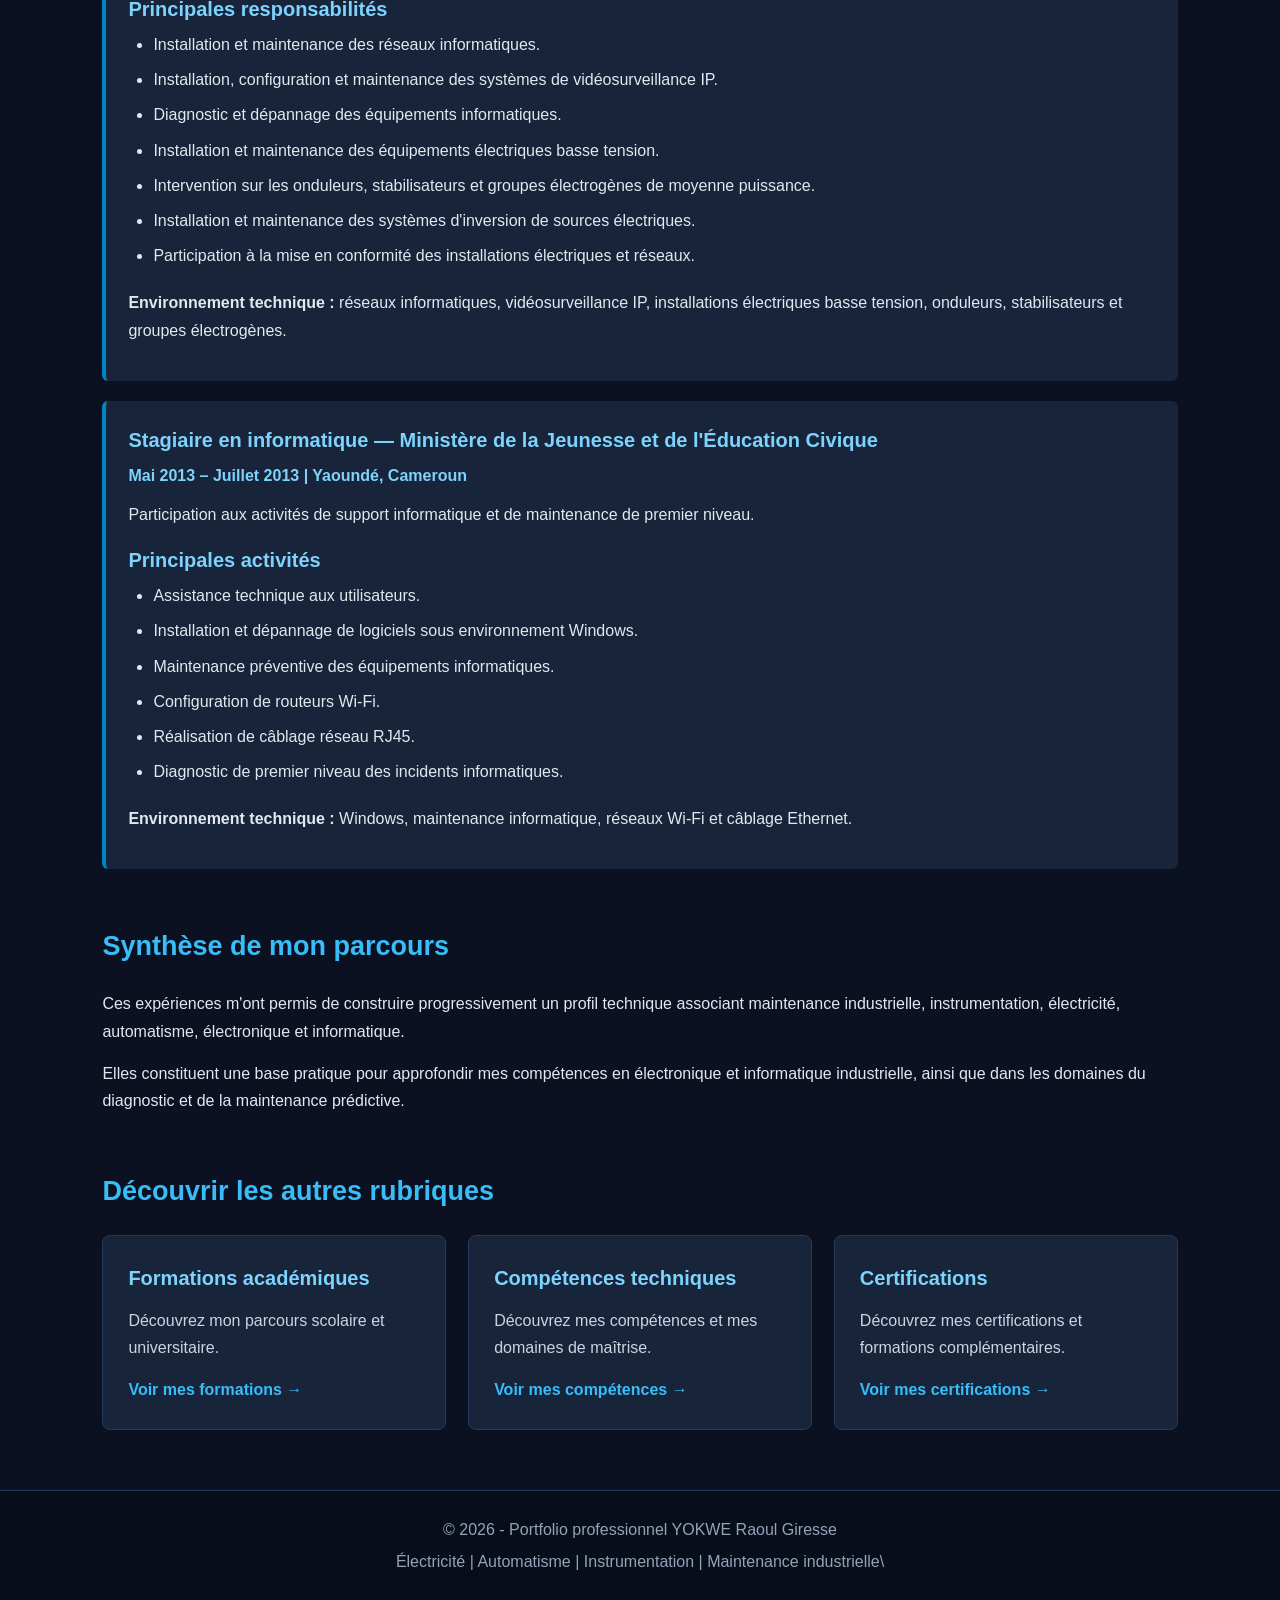
<file: a-propos/experiences.html>
<!DOCTYPE html>

<html lang="fr">

<head>
    <meta charset="UTF-8">
    <meta name="viewport" content="width=device-width, initial-scale=1.0">

    <meta name="description" content="Consultez les expériences professionnelles de YOKWE Raoul Giresse à Douala: instrumentation industrielle, maintenance électrique, diagnostic des équipements, automatismes, automates Siemens et systèmes industriels.">

    <title>Expériences professionnelles | YOKWE Raoul Giresse – Industrie</title>

    <link rel="stylesheet" href="../style.css">
</head>
<body>

<header>     <h1>YOKWE Raoul Giresse</h1>     <p>Portfolio professionnel</p>


<nav>
    <a href="../index.html">Accueil</a>

    <div class="menu-deroulant">
        <a href="index.html">À propos ▼</a>
        <div class="sous-menu">
            <a href="profil.html">Mon profil</a>
            <a href="experiences.html">Expériences professionnelles</a>
            <a href="formations.html">Formations académiques</a>
            <a href="competences.html">Compétences techniques</a>
            <a href="certifications.html">Certifications</a>
        </div>
    </div>

    <div class="menu-deroulant">
        <a href="../projets/index.html">Projets ▼</a>
        <div class="sous-menu">
            <a href="../projets/instrumentation/index.html">Instrumentation industrielle</a>
            <a href="../projets/automatisme/index.html">Automatisme industriel</a>
            <a href="../projets/maintenance/index.html">Gestion de maintenance</a>
            <a href="../projets/electronique/index.html">Électronique et systèmes embarqués</a>
        </div>
    </div>

    <a href="../contact/index.html">Contact</a>
</nav>


</header>

<main>

<section>
    <h2>Mes expériences professionnelles</h2>

    <p class="sous-titre">
        Un parcours orienté vers la maintenance, l'instrumentation
        et les technologies industrielles
    </p>

    <p>
        Mon parcours professionnel m'a permis d'intervenir dans
        différents environnements techniques, notamment l'industrie,
        la maintenance électrique, l'informatique et les systèmes automatisés.
        Ces expériences ont contribué au développement de mes compétences
        en diagnostic, dépannage, maintenance et exploitation des équipements.
    </p>
</section>

<section>

    <div class="experience">

        <h3>Technicien instrumentiste — UCB</h3>

        <p class="periode">
            Septembre 2022 – Aujourd'hui | Douala, Cameroun
        </p>

        <p>
            Intervention dans le domaine de l'instrumentation et de
            la maintenance des équipements industriels.
        </p>

        <h3>Principales responsabilités</h3>

        <ul>
            <li>Réalisation de mesures électriques et de température
                sur les tableaux électriques, armoires et moteurs industriels.</li>

            <li>Maintenance et remplacement des capteurs, détecteurs,
                transmetteurs et vannes pneumatiques.</li>

            <li>Intervention sur les moteurs électriques triphasés,
                variateurs de vitesse et démarreurs progressifs.</li>

            <li>Maintenance des contacteurs et disjoncteurs moteurs.</li>

            <li>Intervention sur les automates programmables Siemens
                et les réseaux de communication industriels Profinet
                et Profibus.</li>

            <li>Participation aux opérations de transfert de sources
                entre cellules moyenne tension et groupes électrogènes.</li>

            <li>Intervention sur les équipements de chaufferie
                et les installations de production d'air comprimé.</li>

            <li>Participation aux opérations de maintenance,
                de diagnostic et de dépannage des installations électriques.</li>
        </ul>

        <p>
            <strong>Environnement technique :</strong>
            instrumentation industrielle, moteurs électriques,
            automates Siemens, Profinet, Profibus, variateurs,
            démarreurs progressifs et équipements électriques industriels.
        </p>

    </div>

    <div class="experience">

        <h3>Stagiaire en conception de systèmes automatisés — DEVIA Technology</h3>

        <p class="periode">
            Juillet 2024 – Août 2024 | Douala, Cameroun
        </p>

        <p>
            Participation aux activités de conception, de réalisation
            et de programmation de prototypes de systèmes automatisés
            et intelligents.
        </p>

        <h3>Principales activités</h3>

        <ul>
            <li>Participation à la conception de prototypes électroniques.</li>

            <li>Assemblage et câblage de montages électroniques.</li>

            <li>Programmation de microcontrôleurs Arduino et ESP32.</li>

            <li>Participation au développement de systèmes automatisés
                intégrant des capteurs et des actionneurs.</li>

            <li>Essais et vérifications du fonctionnement des prototypes.</li>
        </ul>

        <p>
            <strong>Environnement technique :</strong>
            Arduino, ESP32, électronique appliquée, programmation
            et systèmes automatisés.
        </p>

    </div>

    <div class="experience">

        <h3>Technicien de maintenance — SAE
            (Systèmes & Applications Électroniques)</h3>

        <p class="periode">
            Mai 2015 – Mars 2020 | Yaoundé, Cameroun
        </p>

        <p>
            Activités de maintenance informatique, de réseaux,
            de vidéosurveillance et d'installations électriques.
        </p>

        <h3>Principales responsabilités</h3>

        <ul>
            <li>Installation et maintenance des réseaux informatiques.</li>

            <li>Installation, configuration et maintenance
                des systèmes de vidéosurveillance IP.</li>

            <li>Diagnostic et dépannage des équipements informatiques.</li>

            <li>Installation et maintenance des équipements électriques
                basse tension.</li>

            <li>Intervention sur les onduleurs, stabilisateurs
                et groupes électrogènes de moyenne puissance.</li>

            <li>Installation et maintenance des systèmes
                d'inversion de sources électriques.</li>

            <li>Participation à la mise en conformité
                des installations électriques et réseaux.</li>
        </ul>

        <p>
            <strong>Environnement technique :</strong>
            réseaux informatiques, vidéosurveillance IP,
            installations électriques basse tension,
            onduleurs, stabilisateurs et groupes électrogènes.
        </p>

    </div>

    <div class="experience">

        <h3>Stagiaire en informatique — Ministère de la Jeunesse
            et de l'Éducation Civique</h3>

        <p class="periode">
            Mai 2013 – Juillet 2013 | Yaoundé, Cameroun
        </p>

        <p>
            Participation aux activités de support informatique
            et de maintenance de premier niveau.
        </p>

        <h3>Principales activités</h3>

        <ul>
            <li>Assistance technique aux utilisateurs.</li>

            <li>Installation et dépannage de logiciels
                sous environnement Windows.</li>

            <li>Maintenance préventive des équipements informatiques.</li>

            <li>Configuration de routeurs Wi-Fi.</li>

            <li>Réalisation de câblage réseau RJ45.</li>

            <li>Diagnostic de premier niveau des incidents informatiques.</li>
        </ul>

        <p>
            <strong>Environnement technique :</strong>
            Windows, maintenance informatique,
            réseaux Wi-Fi et câblage Ethernet.
        </p>

    </div>

</section>

<section>
    <h2>Synthèse de mon parcours</h2>

    <p>
        Ces expériences m'ont permis de construire progressivement
        un profil technique associant maintenance industrielle,
        instrumentation, électricité, automatisme, électronique
        et informatique.
    </p>

    <p>
        Elles constituent une base pratique pour approfondir mes
        compétences en électronique et informatique industrielle,
        ainsi que dans les domaines du diagnostic et de la maintenance prédictive.
    </p>
</section>

<section>
    <h2>Découvrir les autres rubriques</h2>

    <div class="grille-projets">

        <div class="carte">
            <h3>Formations académiques</h3>
            <p>Découvrez mon parcours scolaire et universitaire.</p>
            <a href="formations.html">Voir mes formations →</a>
        </div>

        <div class="carte">
            <h3>Compétences techniques</h3>
            <p>Découvrez mes compétences et mes domaines de maîtrise.</p>
            <a href="competences.html">Voir mes compétences →</a>
        </div>

        <div class="carte">
            <h3>Certifications</h3>
            <p>Découvrez mes certifications et formations complémentaires.</p>
            <a href="certifications.html">Voir mes certifications →</a>
        </div>

    </div>
</section>

</main>

<footer>     <p>© 2026 - Portfolio professionnel YOKWE Raoul Giresse</p>     <p>Électricité | Automatisme | Instrumentation | Maintenance industrielle\</p> </footer>

</body>
</html>
</file>
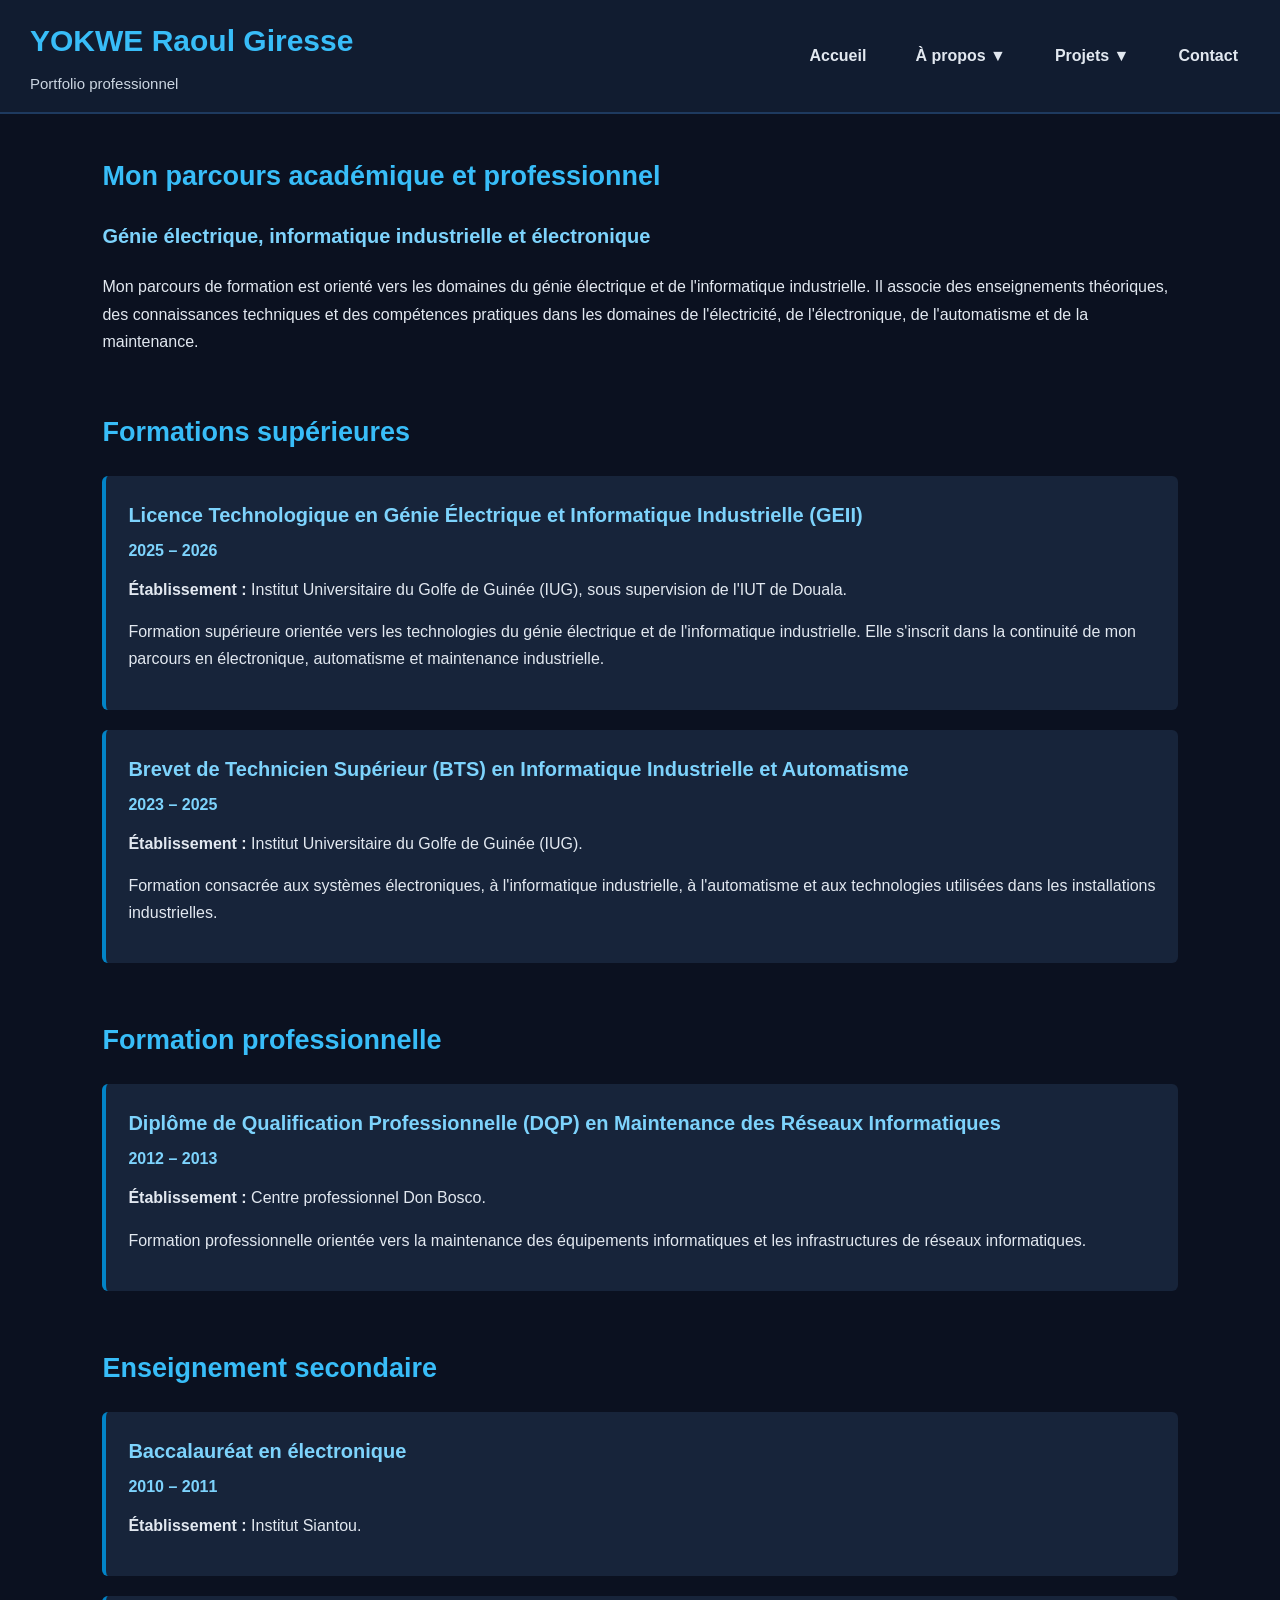
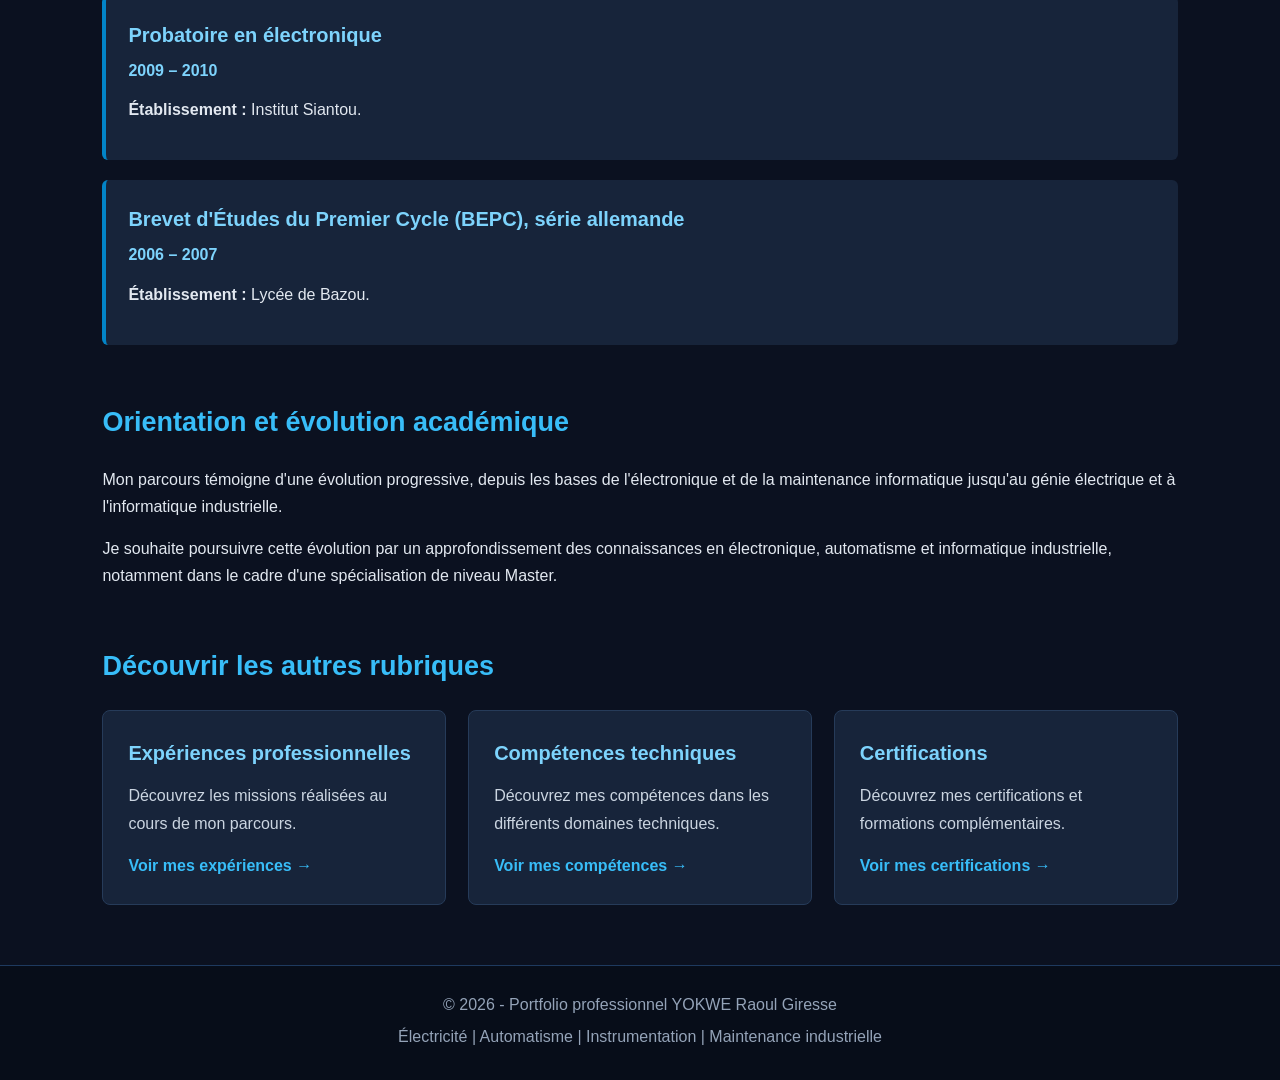
<file: a-propos/formations.html>
<!DOCTYPE html>
<html lang="fr">

<head>
    <meta charset="UTF-8">
    <meta name="viewport" content="width=device-width, initial-scale=1.0">

    <meta name="description" content="Découvrez le parcours académique de YOKWE Raoul Giresse : Licence technologique GEII, BTS en informatique industrielle et automatisme, électronique et formations techniques.">

    <title>Formations académiques | YOKWE Raoul Giresse – GEII</title>

    <link rel="stylesheet" href="../style.css">
</head>

<body>

<header>
    <h1>YOKWE Raoul Giresse</h1>
    <p>Portfolio professionnel</p>

    <nav>
        <a href="../index.html">Accueil</a>

        <div class="menu-deroulant">
            <a href="index.html">À propos ▼</a>
            <div class="sous-menu">
                <a href="profil.html">Mon profil</a>
                <a href="experiences.html">Expériences professionnelles</a>
                <a href="formations.html">Formations académiques</a>
                <a href="competences.html">Compétences techniques</a>
                <a href="certifications.html">Certifications</a>
            </div>
        </div>

        <div class="menu-deroulant">
            <a href="../projets/index.html">Projets ▼</a>
            <div class="sous-menu">
                <a href="../projets/instrumentation/index.html">Instrumentation industrielle</a>
                <a href="../projets/automatisme/index.html">Automatisme industriel</a>
                <a href="../projets/maintenance/index.html">Gestion de maintenance</a>
                <a href="../projets/electronique/index.html">Électronique et systèmes embarqués</a>
            </div>
        </div>

        <a href="../contact/index.html">Contact</a>
    </nav>
</header>

<main>

    <section>
        <h2>Mon parcours académique et professionnel</h2>

        <p class="sous-titre">
            Génie électrique, informatique industrielle et électronique
        </p>

        <p>
            Mon parcours de formation est orienté vers les domaines
            du génie électrique et de l'informatique industrielle.
            Il associe des enseignements théoriques, des connaissances
            techniques et des compétences pratiques dans les domaines
            de l'électricité, de l'électronique, de l'automatisme
            et de la maintenance.
        </p>
    </section>

    <section>
        <h2>Formations supérieures</h2>

        <div class="experience">

            <h3>Licence Technologique en Génie Électrique et Informatique Industrielle (GEII)</h3>

            <p class="periode">
                2025 – 2026
            </p>

            <p>
                <strong>Établissement :</strong>
                Institut Universitaire du Golfe de Guinée (IUG),
                sous supervision de l'IUT de Douala.
            </p>

            <p>
                Formation supérieure orientée vers les technologies
                du génie électrique et de l'informatique industrielle.
                Elle s'inscrit dans la continuité de mon parcours
                en électronique, automatisme et maintenance industrielle.
            </p>

        </div>

        <div class="experience">

            <h3>Brevet de Technicien Supérieur (BTS) en Informatique Industrielle et Automatisme</h3>

            <p class="periode">
                2023 – 2025
            </p>

            <p>
                <strong>Établissement :</strong>
                Institut Universitaire du Golfe de Guinée (IUG).
            </p>

            <p>
                Formation consacrée aux systèmes électroniques,
                à l'informatique industrielle, à l'automatisme
                et aux technologies utilisées dans les installations industrielles.
            </p>

        </div>
    </section>

    <section>
        <h2>Formation professionnelle</h2>

        <div class="experience">

            <h3>Diplôme de Qualification Professionnelle (DQP) en Maintenance des Réseaux Informatiques</h3>

            <p class="periode">
                2012 – 2013
            </p>

            <p>
                <strong>Établissement :</strong>
                Centre professionnel Don Bosco.
            </p>

            <p>
                Formation professionnelle orientée vers la maintenance
                des équipements informatiques et les infrastructures
                de réseaux informatiques.
            </p>

        </div>
    </section>

    <section>
        <h2>Enseignement secondaire</h2>

        <div class="experience">

            <h3>Baccalauréat en électronique</h3>

            <p class="periode">
                2010 – 2011
            </p>

            <p>
                <strong>Établissement :</strong>
                Institut Siantou.
            </p>

        </div>

        <div class="experience">

            <h3>Probatoire en électronique</h3>

            <p class="periode">
                2009 – 2010
            </p>

            <p>
                <strong>Établissement :</strong>
                Institut Siantou.
            </p>

        </div>

        <div class="experience">

            <h3>Brevet d'Études du Premier Cycle (BEPC), série allemande</h3>

            <p class="periode">
                2006 – 2007
            </p>

            <p>
                <strong>Établissement :</strong>
                Lycée de Bazou.
            </p>

        </div>
    </section>

    <section>
        <h2>Orientation et évolution académique</h2>

        <p>
            Mon parcours témoigne d'une évolution progressive,
            depuis les bases de l'électronique et de la maintenance
            informatique jusqu'au génie électrique et à l'informatique industrielle.
        </p>

        <p>
            Je souhaite poursuivre cette évolution par un approfondissement
            des connaissances en électronique, automatisme et informatique
            industrielle, notamment dans le cadre d'une spécialisation
            de niveau Master.
        </p>

    </section>

    <section>
        <h2>Découvrir les autres rubriques</h2>

        <div class="grille-projets">

            <div class="carte">
                <h3>Expériences professionnelles</h3>
                <p>Découvrez les missions réalisées au cours de mon parcours.</p>
                <a href="experiences.html">Voir mes expériences →</a>
            </div>

            <div class="carte">
                <h3>Compétences techniques</h3>
                <p>Découvrez mes compétences dans les différents domaines techniques.</p>
                <a href="competences.html">Voir mes compétences →</a>
            </div>

            <div class="carte">
                <h3>Certifications</h3>
                <p>Découvrez mes certifications et formations complémentaires.</p>
                <a href="certifications.html">Voir mes certifications →</a>
            </div>

        </div>
    </section>

</main>

<footer>
    <p>© 2026 - Portfolio professionnel YOKWE Raoul Giresse</p>
    <p>Électricité | Automatisme | Instrumentation | Maintenance industrielle</p>
</footer>

</body>
</html>
</file>
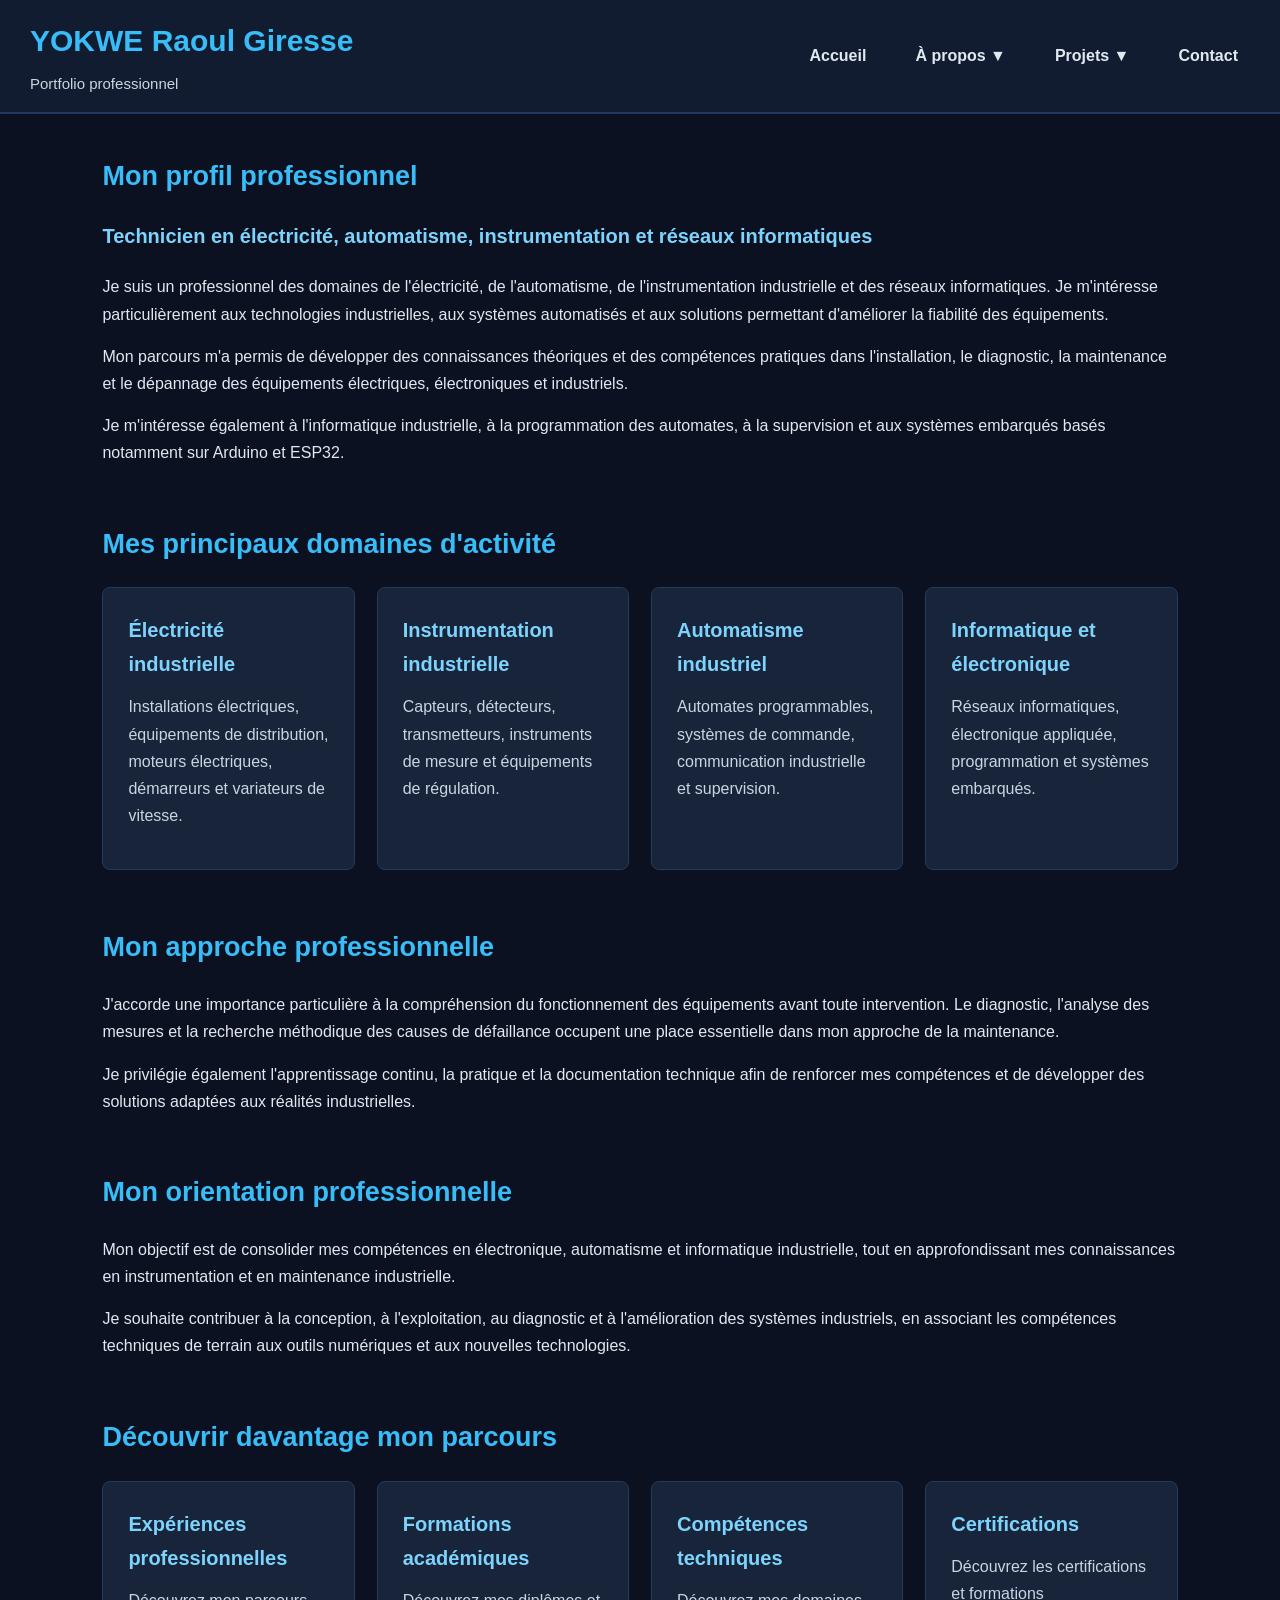
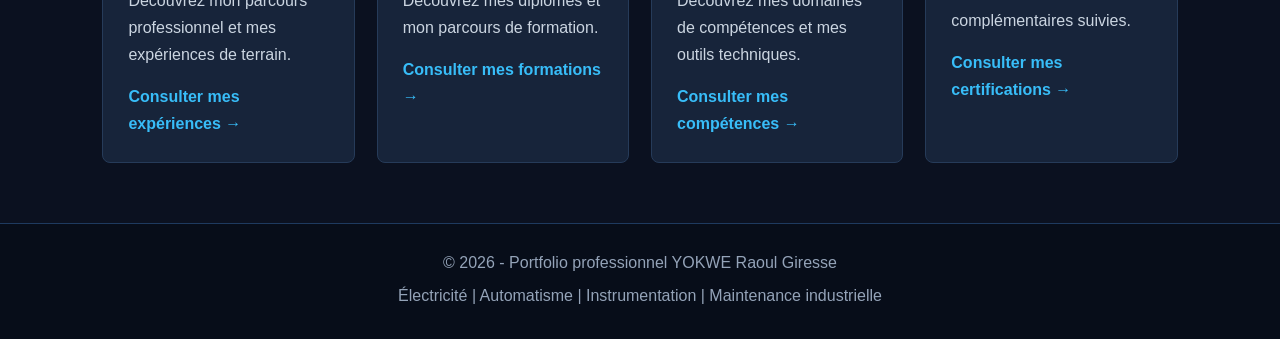
<file: a-propos/profil.html>
<!DOCTYPE html>
<html lang="fr">
<head>     <meta charset="UTF-8">     <meta name="viewport" content="width=device-width, initial-scale=1.0">
<meta name="description" content="Découvrez le profil professionnel de YOKWE Raoul Giresse, technicien en électricité industrielle, instrumentation, automatisme et informatique industrielle à Douala, Cameroun.">

<title>Profil professionnel | YOKWE Raoul Giresse – Électricité et Automatisme</title>

<link rel="stylesheet" href="../style.css">
</head>


<body>

<header>
    <h1>YOKWE Raoul Giresse</h1>
    <p>Portfolio professionnel</p>

    <nav>
        <a href="../index.html">Accueil</a>

        <div class="menu-deroulant">
            <a href="index.html">À propos ▼</a>
            <div class="sous-menu">
                <a href="profil.html">Mon profil</a>
                <a href="experiences.html">Expériences professionnelles</a>
                <a href="formations.html">Formations académiques</a>
                <a href="competences.html">Compétences techniques</a>
                <a href="certifications.html">Certifications</a>
            </div>
        </div>

        <div class="menu-deroulant">
            <a href="../projets/index.html">Projets ▼</a>
            <div class="sous-menu">
                <a href="../projets/instrumentation/index.html">Instrumentation industrielle</a>
                <a href="../projets/automatisme/index.html">Automatisme industriel</a>
                <a href="../projets/maintenance/index.html">Gestion de maintenance</a>
                <a href="../projets/electronique/index.html">Électronique et systèmes embarqués</a>
            </div>
        </div>

        <a href="../contact/index.html">Contact</a>
    </nav>
</header>

<main>

    <section>
        <h2>Mon profil professionnel</h2>

        <p class="sous-titre">
            Technicien en électricité, automatisme, instrumentation et réseaux informatiques
        </p>

        <p>
            Je suis un professionnel des domaines de l'électricité,
            de l'automatisme, de l'instrumentation industrielle et des
            réseaux informatiques. Je m'intéresse particulièrement aux
            technologies industrielles, aux systèmes automatisés et
            aux solutions permettant d'améliorer la fiabilité des équipements.
        </p>

        <p>
            Mon parcours m'a permis de développer des connaissances
            théoriques et des compétences pratiques dans l'installation,
            le diagnostic, la maintenance et le dépannage des équipements
            électriques, électroniques et industriels.
        </p>

        <p>
            Je m'intéresse également à l'informatique industrielle,
            à la programmation des automates, à la supervision et
            aux systèmes embarqués basés notamment sur Arduino et ESP32.
        </p>
    </section>

    <section>
        <h2>Mes principaux domaines d'activité</h2>

        <div class="grille-projets">

            <div class="carte">
                <h3>Électricité industrielle</h3>
                <p>
                    Installations électriques, équipements de distribution,
                    moteurs électriques, démarreurs et variateurs de vitesse.
                </p>
            </div>

            <div class="carte">
                <h3>Instrumentation industrielle</h3>
                <p>
                    Capteurs, détecteurs, transmetteurs, instruments de mesure
                    et équipements de régulation.
                </p>
            </div>

            <div class="carte">
                <h3>Automatisme industriel</h3>
                <p>
                    Automates programmables, systèmes de commande,
                    communication industrielle et supervision.
                </p>
            </div>

            <div class="carte">
                <h3>Informatique et électronique</h3>
                <p>
                    Réseaux informatiques, électronique appliquée,
                    programmation et systèmes embarqués.
                </p>
            </div>

        </div>
    </section>

    <section>
        <h2>Mon approche professionnelle</h2>

        <p>
            J'accorde une importance particulière à la compréhension
            du fonctionnement des équipements avant toute intervention.
            Le diagnostic, l'analyse des mesures et la recherche méthodique
            des causes de défaillance occupent une place essentielle dans
            mon approche de la maintenance.
        </p>

        <p>
            Je privilégie également l'apprentissage continu, la pratique
            et la documentation technique afin de renforcer mes compétences
            et de développer des solutions adaptées aux réalités industrielles.
        </p>
    </section>

    <section>
        <h2>Mon orientation professionnelle</h2>

        <p>
            Mon objectif est de consolider mes compétences en électronique,
            automatisme et informatique industrielle, tout en approfondissant
            mes connaissances en instrumentation et en maintenance industrielle.
        </p>

        <p>
            Je souhaite contribuer à la conception, à l'exploitation,
            au diagnostic et à l'amélioration des systèmes industriels,
            en associant les compétences techniques de terrain aux outils
            numériques et aux nouvelles technologies.
        </p>
    </section>

    <section>
        <h2>Découvrir davantage mon parcours</h2>

        <div class="grille-projets">

            <div class="carte">
                <h3>Expériences professionnelles</h3>
                <p>Découvrez mon parcours professionnel et mes expériences de terrain.</p>
                <a href="experiences.html">Consulter mes expériences →</a>
            </div>

            <div class="carte">
                <h3>Formations académiques</h3>
                <p>Découvrez mes diplômes et mon parcours de formation.</p>
                <a href="formations.html">Consulter mes formations →</a>
            </div>

            <div class="carte">
                <h3>Compétences techniques</h3>
                <p>Découvrez mes domaines de compétences et mes outils techniques.</p>
                <a href="competences.html">Consulter mes compétences →</a>
            </div>

            <div class="carte">
                <h3>Certifications</h3>
                <p>Découvrez les certifications et formations complémentaires suivies.</p>
                <a href="certifications.html">Consulter mes certifications →</a>
            </div>

        </div>
    </section>

</main>

<footer>
    <p>© 2026 - Portfolio professionnel YOKWE Raoul Giresse</p>
    <p>Électricité | Automatisme | Instrumentation | Maintenance industrielle</p>
</footer>

</body>
</html>
</file>
<file: style.css>
/* =====================================================
   1. CONFIGURATION GÉNÉRALE
   ===================================================== */

* {
    margin: 0;
    padding: 0;
    box-sizing: border-box;
}

html {
    scroll-behavior: smooth;
}

body {
    font-family: Arial, Helvetica, sans-serif;
    background-color: #0B1120;
    color: #E2E8F0;
    line-height: 1.7;
    font-size: 16px;
}

/* =====================================================
   2. EN-TÊTE
   ===================================================== */

header {
    background-color: #111C30;
    padding: 25px 8%;
    border-bottom: 2px solid #1E3A5F;
}

header h1 {
    color: #38BDF8;
    font-size: 30px;
    margin-bottom: 5px;
}

header p {
    color: #CBD5E1;
    font-size: 15px;
}

/* =====================================================
   3. NAVIGATION PRINCIPALE
   ===================================================== */

nav {
    display: flex;
    align-items: center;
    gap: 20px;
    flex-wrap: wrap;
    margin-top: 20px;
}

nav a {
    text-decoration: none;
}

nav > a {
    color: #E2E8F0;
    font-weight: bold;
    padding: 10px 12px;
    transition: 0.3s;
}

nav > a:hover {
    color: #38BDF8;
}

/* =====================================================
   4. MENUS DÉROULANTS
   ===================================================== */

.menu-deroulant {
    position: relative;
}

.menu-deroulant > a {
    display: block;
    padding: 10px 12px;
    color: #E2E8F0;
    font-weight: bold;
    transition: 0.3s;
}

.menu-deroulant > a:hover {
    color: #38BDF8;
}

.sous-menu {
    display: none;
    position: absolute;
    top: 100%;
    left: 0;
    min-width: 240px;
    background-color: #17243A;
    border: 1px solid #38BDF8;
    border-radius: 6px;
    padding: 8px 0;
    z-index: 1000;
    box-shadow: 0 8px 20px rgba(0, 0, 0, 0.35);
}

.sous-menu a {
    display: block;
    padding: 10px 15px;
    color: #E2E8F0;
    white-space: nowrap;
    transition: 0.3s;
}

.sous-menu a:hover {
    background-color: #0284C7;
    color: #FFFFFF;
}

.menu-deroulant:hover .sous-menu {
    display: block;
}

.menu-deroulant:focus-within .sous-menu {
    display: block;
}

/* =====================================================
   5. CONTENU PRINCIPAL
   ===================================================== */

main {
    width: 84%;
    max-width: 1200px;
    margin: 40px auto;
}

section {
    margin-bottom: 55px;
}

h2 {
    color: #38BDF8;
    font-size: 27px;
    margin-bottom: 20px;
}

h3 {
    color: #7DD3FC;
    font-size: 20px;
    margin-bottom: 12px;
}

p {
    margin-bottom: 15px;
}

/* =====================================================
   6. PAGE D'ACCUEIL
   ===================================================== */

#accueil {
    padding: 45px 35px;
    background-color: #111C30;
    border-left: 4px solid #38BDF8;
    border-radius: 8px;
}

#accueil h2 {
    font-size: 32px;
}

.sous-titre {
    color: #7DD3FC;
    font-size: 20px;
    font-weight: bold;
    margin-bottom: 20px;
}

.actions-accueil {
    display: flex;
    flex-wrap: wrap;
    gap: 15px;
    margin-top: 25px;
}

/* =====================================================
   7. BOUTONS
   ===================================================== */

.bouton {
    display: inline-block;
    background-color: #0284C7;
    color: #FFFFFF;
    padding: 12px 22px;
    border-radius: 5px;
    text-decoration: none;
    font-weight: bold;
    transition: 0.3s;
}

.bouton:hover {
    background-color: #0369A1;
    transform: translateY(-2px);
}

.bouton-secondaire {
    display: inline-block;
    background-color: transparent;
    color: #38BDF8;
    padding: 11px 21px;
    border: 1px solid #38BDF8;
    border-radius: 5px;
    text-decoration: none;
    font-weight: bold;
    transition: 0.3s;
}

.bouton-secondaire:hover {
    background-color: #17243A;
}

/* =====================================================
   8. CARTES ET GRILLES
   ===================================================== */

.grille-projets {
    display: grid;
    grid-template-columns: repeat(auto-fit, minmax(240px, 1fr));
    gap: 22px;
}

.carte {
    background-color: #17243A;
    padding: 25px;
    border: 1px solid #263B59;
    border-radius: 8px;
    transition: 0.3s;
}

.carte:hover {
    transform: translateY(-5px);
    border-color: #38BDF8;
    box-shadow: 0 8px 20px rgba(0, 0, 0, 0.25);
}

.carte p {
    color: #CBD5E1;
}

.carte a {
    color: #38BDF8;
    text-decoration: none;
    font-weight: bold;
}

.carte a:hover {
    color: #7DD3FC;
    text-decoration: underline;
}

/* =====================================================
   9. LISTES
   ===================================================== */

ul,
ol {
    margin-left: 25px;
    margin-bottom: 20px;
}

li {
    margin-bottom: 8px;
}

/* =====================================================
   10. LIENS GÉNÉRAUX
   ===================================================== */

main a {
    color: #38BDF8;
}

main a:hover {
    color: #7DD3FC;
}

/* =====================================================
   11. BADGES ET CERTIFICATIONS
   ===================================================== */

.badge {
    display: inline-block;
    background-color: #123B5A;
    color: #7DD3FC;
    padding: 6px 12px;
    margin: 5px;
    border: 1px solid #0284C7;
    border-radius: 20px;
    font-size: 14px;
}

/* =====================================================
   12. EXPÉRIENCES PROFESSIONNELLES
   ===================================================== */

.experience {
    background-color: #17243A;
    padding: 22px;
    margin-bottom: 20px;
    border-left: 4px solid #0284C7;
    border-radius: 6px;
}

.experience h3 {
    margin-bottom: 5px;
}

.experience .periode {
    color: #7DD3FC;
    font-weight: bold;
    margin-bottom: 12px;
}

/* =====================================================
   13. FORMULAIRES
   ===================================================== */

input,
textarea,
select {
    width: 100%;
    padding: 12px;
    margin: 8px 0 18px;
    background-color: #17243A;
    color: #E2E8F0;
    border: 1px solid #38516F;
    border-radius: 5px;
    font-family: inherit;
}

input:focus,
textarea:focus,
select:focus {
    outline: none;
    border-color: #38BDF8;
}

/* =====================================================
   14. PIED DE PAGE
   ===================================================== */

footer {
    background-color: #070D19;
    color: #94A3B8;
    text-align: center;
    padding: 25px 15px;
    margin-top: 60px;
    border-top: 1px solid #1E3A5F;
}

footer p {
    margin-bottom: 5px;
}

/* =====================================================
   15. ADAPTATION AUX ÉCRANS MOBILES
   ===================================================== */
/* NOUVELLE DISPOSITION DE L'EN-TÊTE */

@media (min-width: 769px) {

    header {
        display: grid;
        grid-template-columns: 1fr auto;
        grid-template-rows: auto auto;
        align-items: center;
        column-gap: 30px;
        padding: 15px 30px;
    }

    header h1 {
        grid-column: 1;
        grid-row: 1;
        margin: 0;
    }

    header p {
        grid-column: 1;
        grid-row: 2;
        margin: 5px 0 0;
    }

    header nav {
        grid-column: 2;
        grid-row: 1 / 3;
        display: flex;
        justify-content: flex-end;
        align-items: center;
        gap: 25px;
        margin: 0;
    }

}

@media screen and (max-width: 768px) {

    header {
        padding: 20px 5%;
    }

    header h1 {
        font-size: 25px;
    }

    nav {
        gap: 5px;
        flex-direction: column;
        align-items: flex-start;
    }

    nav > a,
    .menu-deroulant > a {
        padding: 8px 10px;
    }

    .menu-deroulant {
        width: 100%;
    }

    .sous-menu {
        position: static;
        width: 100%;
        min-width: auto;
        margin-left: 10px;
        box-shadow: none;
    }

    .sous-menu a {
        white-space: normal;
    }

    main {
        width: 90%;
        margin: 25px auto;
    }

    #accueil {
        padding: 25px 20px;
    }

    #accueil h2 {
        font-size: 25px;
    }

    h2 {
        font-size: 23px;
    }

    .actions-accueil {
        flex-direction: column;
    }

    .bouton,
    .bouton-secondaire {
        text-align: center;
    }

    .grille-projets {
        grid-template-columns: 1fr;
    }
}
</file>
